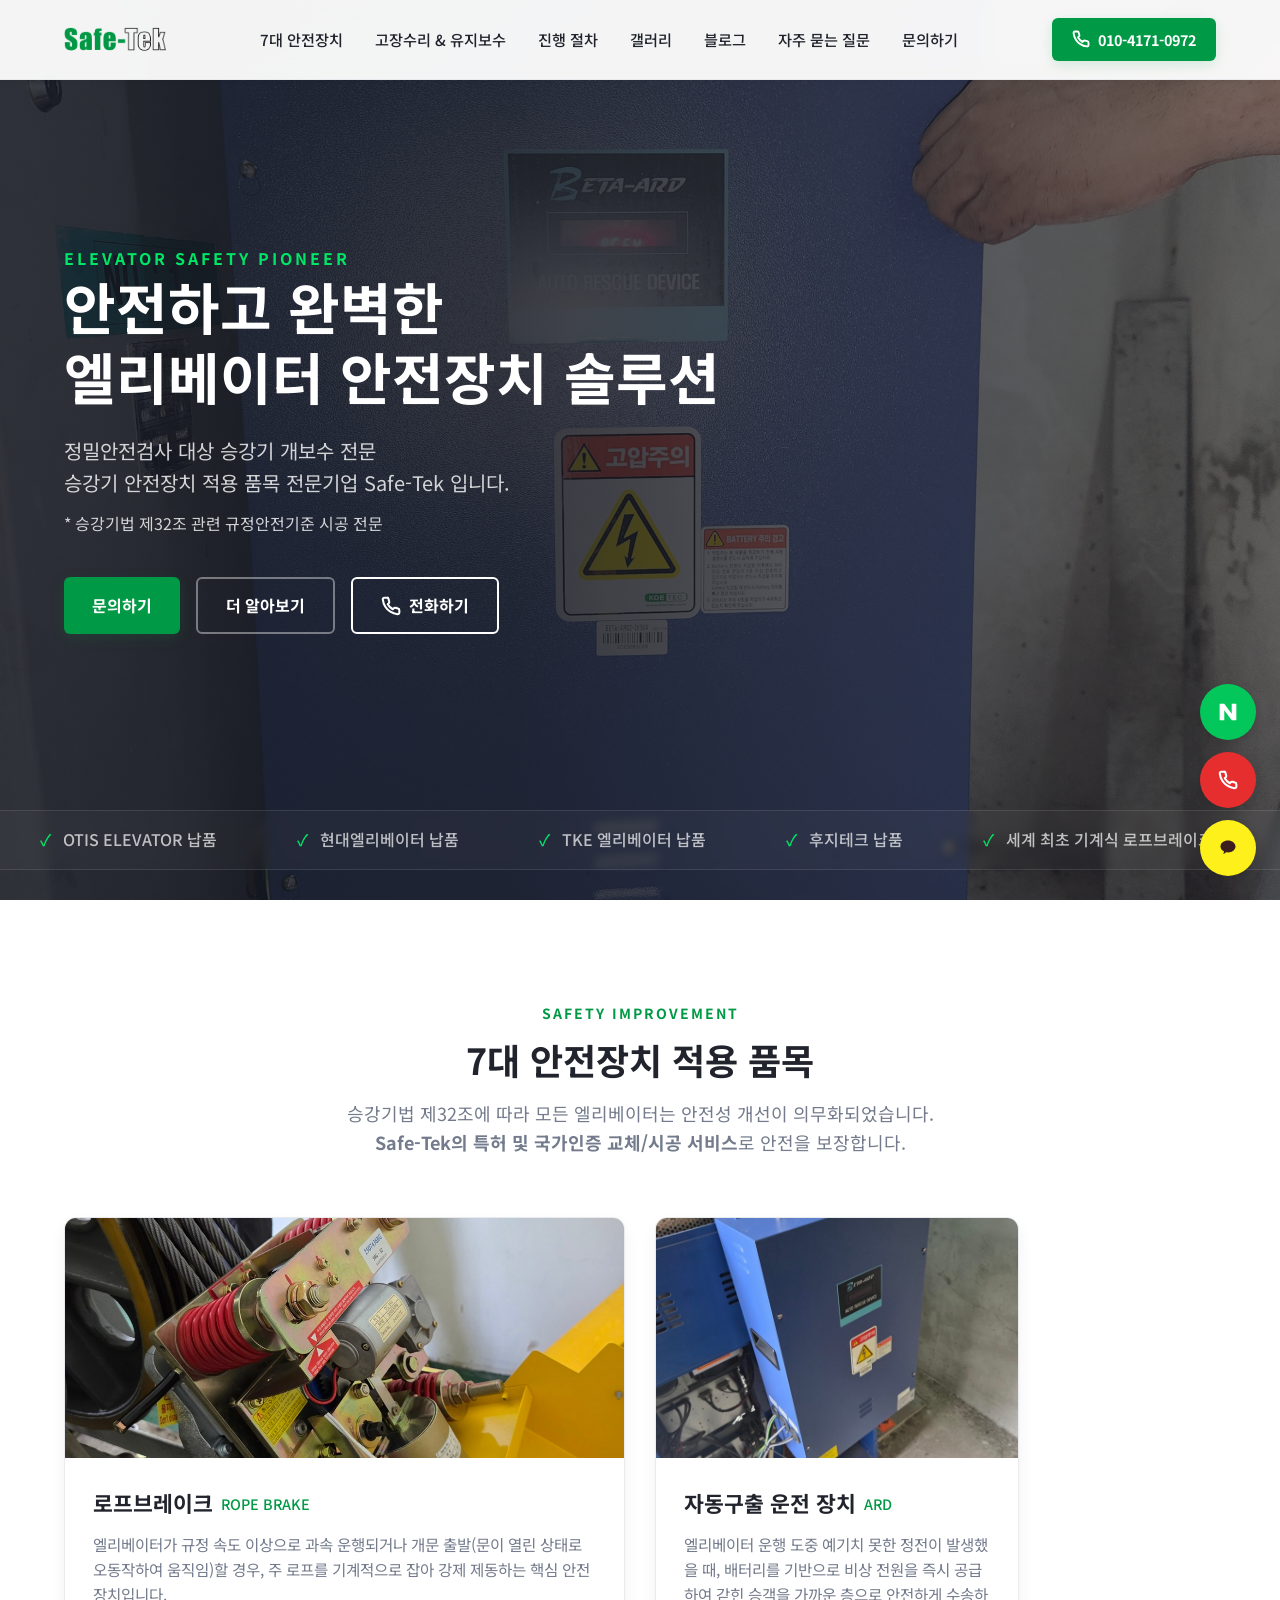
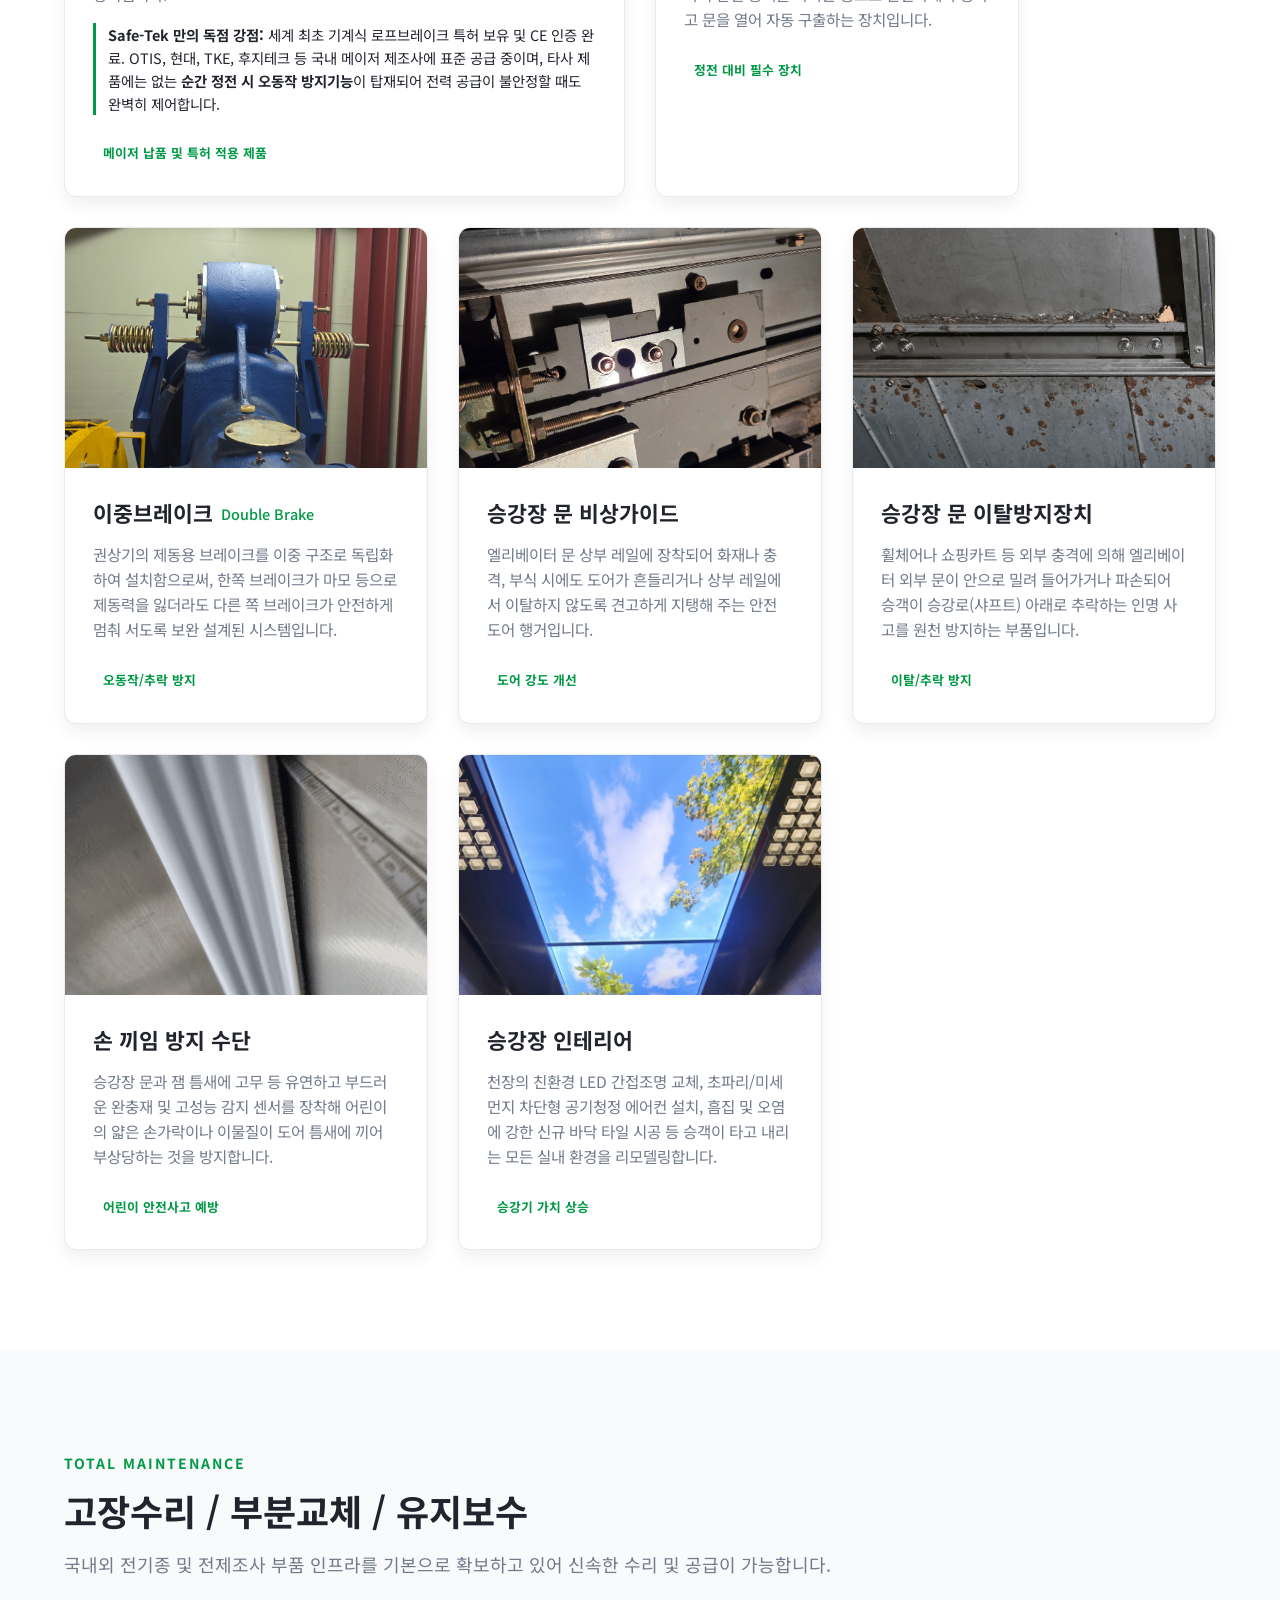
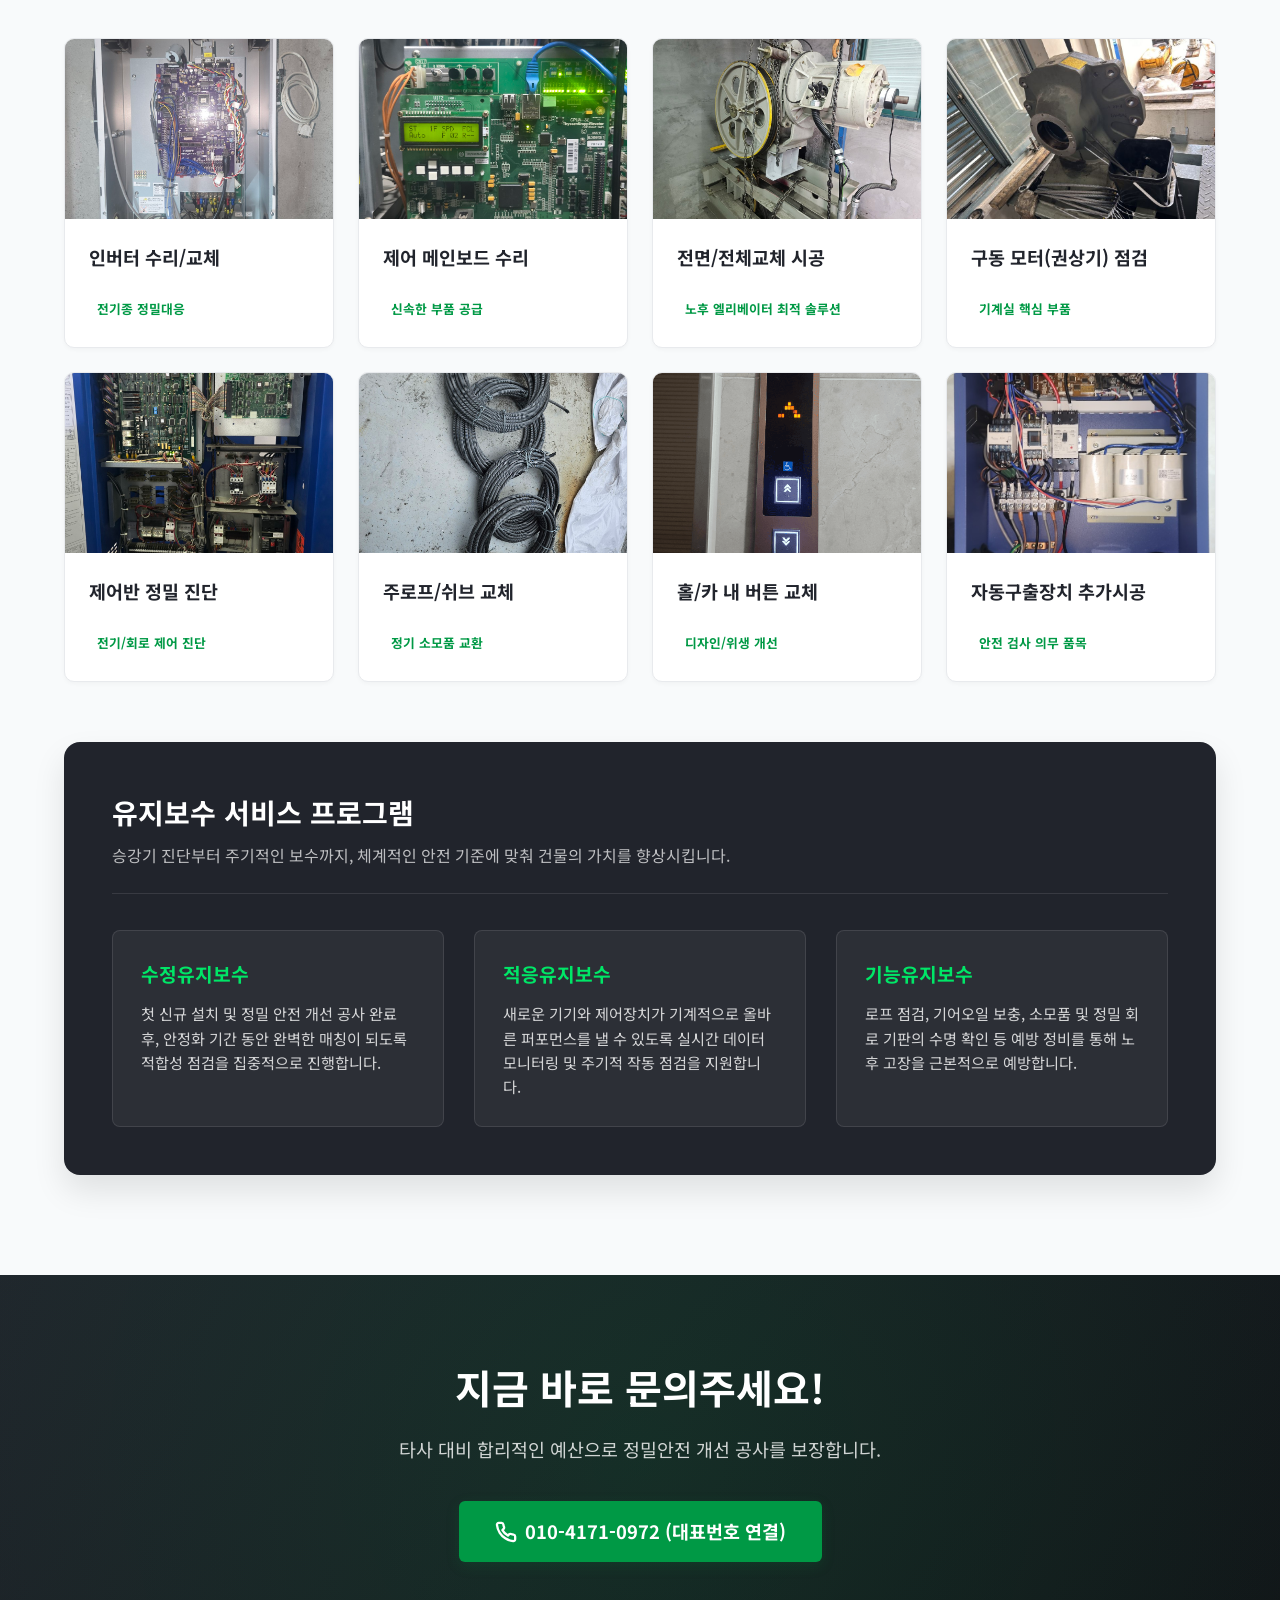
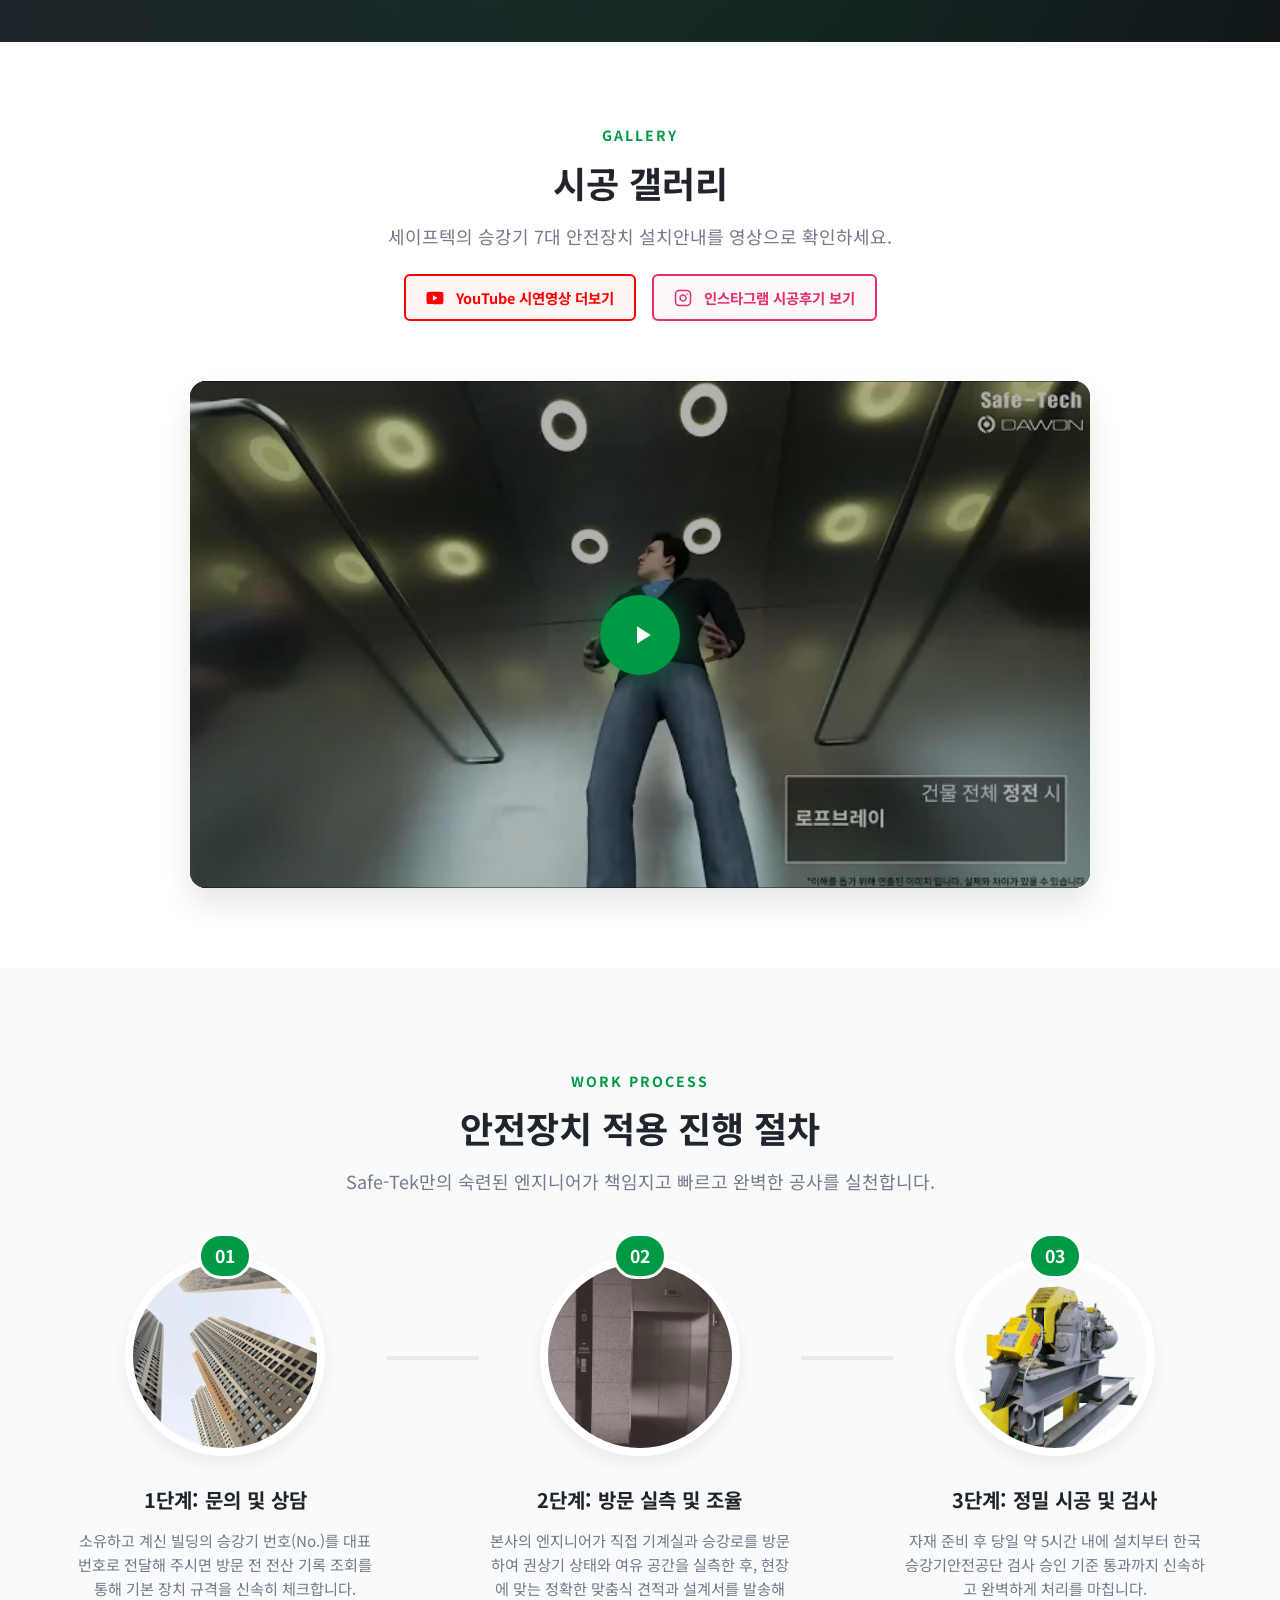
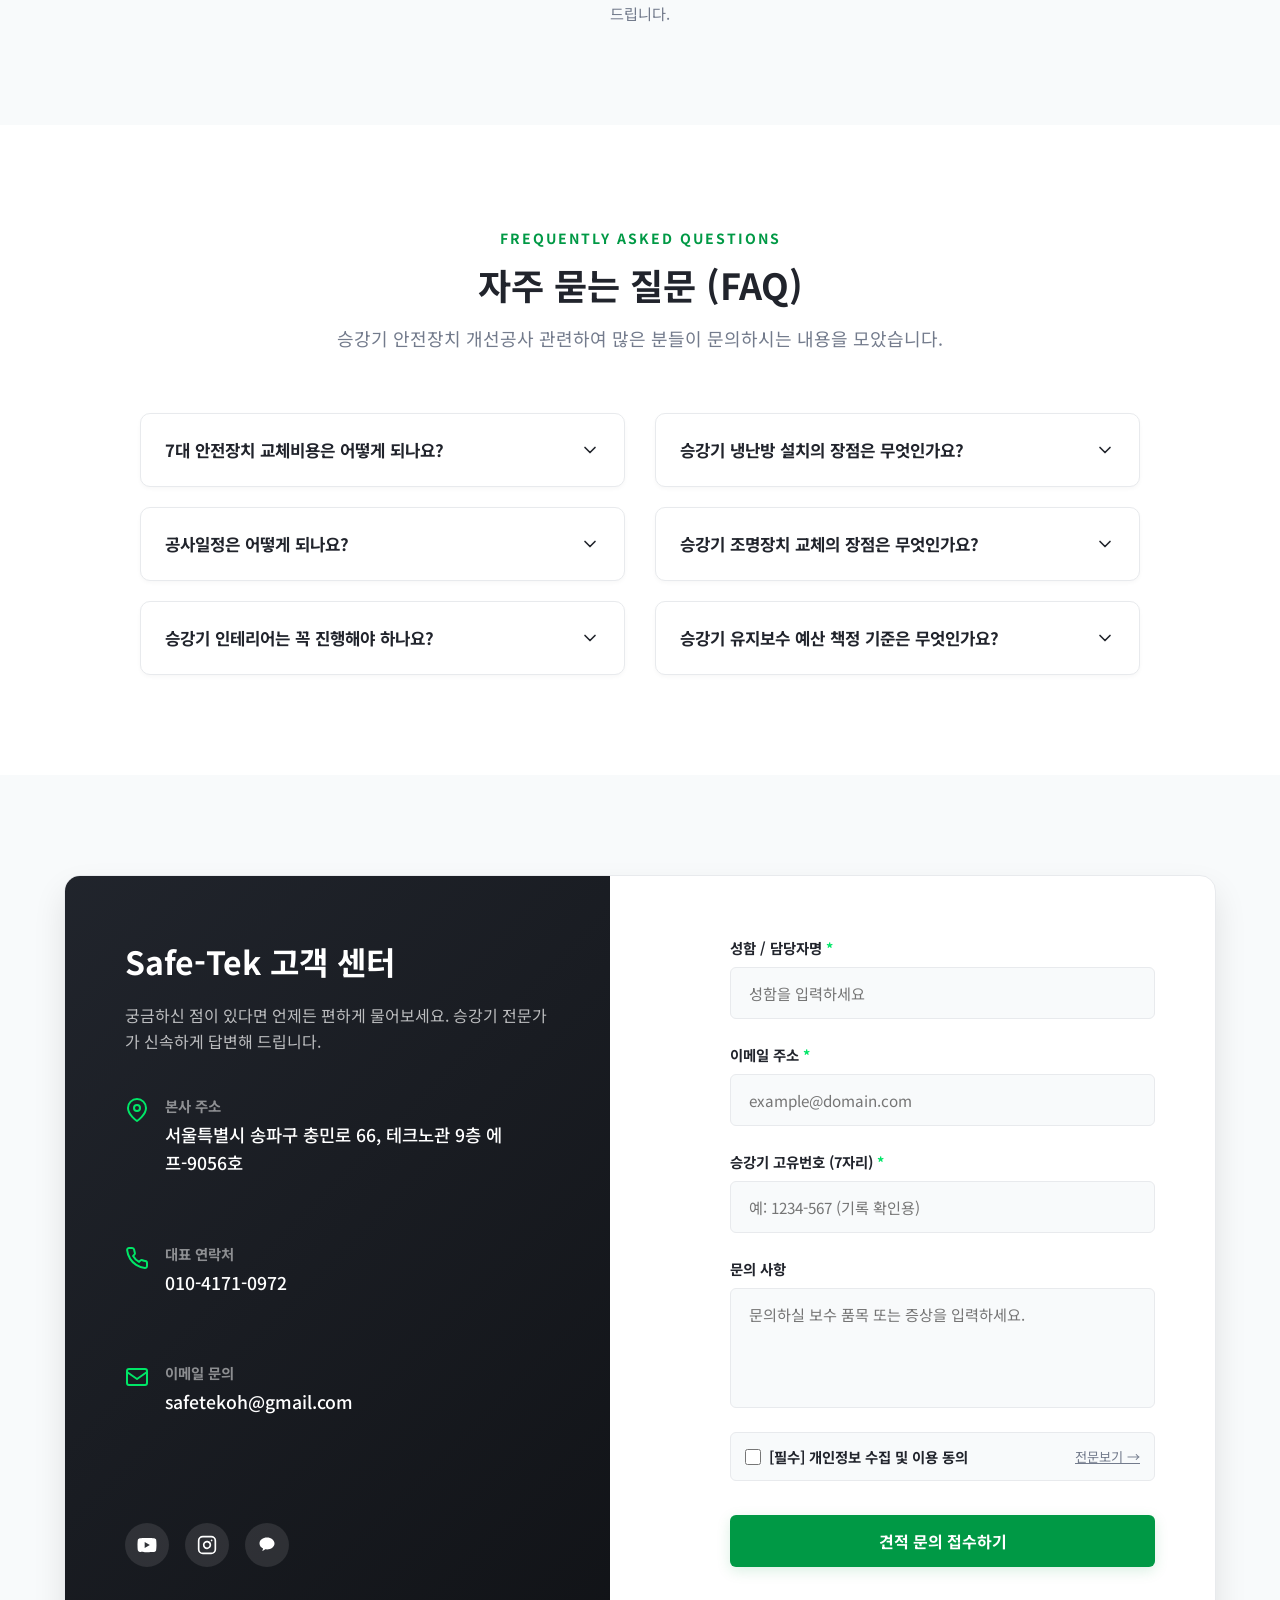
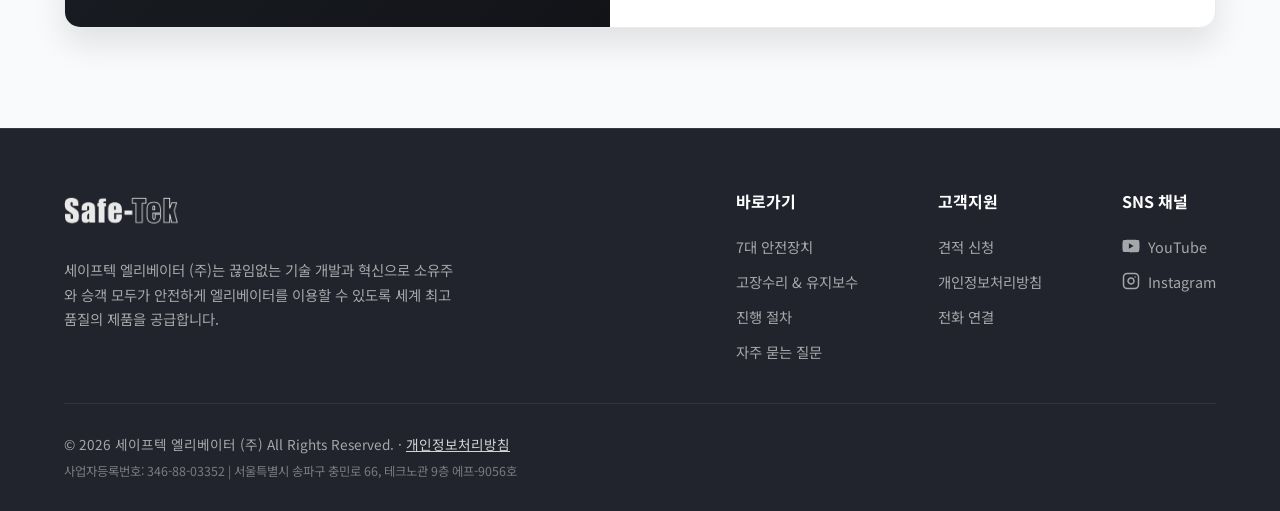
<file: index.html>
<!DOCTYPE html>
<html lang="ko">
<head>
    <meta charset="utf-8"/>
    <meta name="viewport" content="width=device-width, initial-scale=1.0"/>
    <title>세이프텍 엘리베이터 (주) - 승강기 안전공사 및 유지보수 솔루션</title>
    <meta name="description" content="정밀안전검사 대상 승강기 안전장치 적용 품목 전문기업 Safe-Tek 입니다. 7대 안전장치 교체 및 정밀 시공 서비스를 제공합니다."/>
    
    <!-- Canonical URL -->
    <link rel="canonical" href="https://www.safe-tek.co.kr/"/>
    
    <!-- Search Engine Verification -->
    <meta name="naver-site-verification" content="62f935605a2a3f4d006184af4befc26b"/>
    <meta name="google-site-verification" content="googled7ff1931cc7430e8"/>
    
    <!-- Open Graph / Facebook -->
    <meta property="og:type" content="website"/>
    <meta property="og:url" content="https://www.safe-tek.co.kr/"/>
    <meta property="og:title" content="세이프텍 엘리베이터 (주) - 안전장치 솔루션"/>
    <meta property="og:description" content="승강기 안전장치 적용 품목 전문기업 Safe-Tek 입니다. 합리적인 안전공사를 제공합니다."/>
    <meta property="og:image" content="images/hero_bg.jpg"/>
    
    <!-- Link Stylesheet -->
    <link rel="stylesheet" href="css/style.css"/>
    
    <!-- Favicon -->
    <link rel="icon" href="images/logo.png" type="image/png"/>
</head>
<body>

    <!-- Header Navigation -->
    <header id="header">
        <div class="container">
            <a href="#" class="logo">
                <img src="images/logo.png" alt="Safe-Tek Logo"/>
            </a>
            
            <!-- Desktop Nav Menu -->
            <nav class="nav-menu">
                <a href="#service-section" class="nav-link">7대 안전장치</a>
                <a href="#maintenance-section" class="nav-link">고장수리 & 유지보수</a>
                <a href="#process-section" class="nav-link">진행 절차</a>
                <a href="#gallery-section" class="nav-link">갤러리</a>
                <a href="https://blog.naver.com/safe-tek" class="nav-link" target="_blank" rel="noopener">블로그</a>
                <a href="#faq-section" class="nav-link">자주 묻는 질문</a>
                <a href="#contact-section" class="nav-link">문의하기</a>
            </nav>
            
            <div class="header-actions">
                <a href="tel:+821041710972" class="btn btn-primary" style="padding: 10px 20px; font-size: 0.9rem;">
                    <svg width="18" height="18" viewBox="0 0 24 24" fill="none" stroke="currentColor" stroke-width="2.5" stroke-linecap="round" stroke-linejoin="round"><path d="M22 16.92v3a2 2 0 0 1-2.18 2 19.79 19.79 0 0 1-8.63-3.07 19.5 19.5 0 0 1-6-6 19.79 19.79 0 0 1-3.07-8.67A2 2 0 0 1 4.11 2h3a2 2 0 0 1 2 1.72 12.84 12.84 0 0 0 .7 2.81 2 2 0 0 1-.45 2.11L8.09 9.91a16 16 0 0 0 6 6l1.27-1.27a2 2 0 0 1 2.11-.45 12.84 12.84 0 0 0 2.81.7A2 2 0 0 1 22 16.92z"></path></svg>
                    010-4171-0972
                </a>
            </div>
            
            <!-- Hamburger Menu Toggle (Mobile) -->
            <button class="nav-toggle" aria-label="Toggle Navigation">
                <span></span>
                <span></span>
                <span></span>
            </button>
        </div>
    </header>

    <!-- Mobile Nav Drawer -->
    <div class="mobile-nav-overlay"></div>
    <nav class="mobile-nav">
        <a href="#service-section" class="nav-link">7대 안전장치</a>
        <a href="#maintenance-section" class="nav-link">고장수리 & 유지보수</a>
        <a href="#process-section" class="nav-link">진행 절차</a>
        <a href="#gallery-section" class="nav-link">갤러리</a>
        <a href="https://blog.naver.com/safe-tek" class="nav-link" target="_blank" rel="noopener">블로그</a>
        <a href="#faq-section" class="nav-link">자주 묻는 질문</a>
        <a href="#contact-section" class="nav-link">문의하기</a>
        <a href="tel:+821041710972" class="btn btn-primary" style="margin-top: 20px; width: 100%;">
            전화 바로 걸기
        </a>
    </nav>

    <main>
        <!-- Hero Banner Section -->
        <section class="hero" id="home">
            <div class="hero-slider-bg">
                <div class="hero-slide" style="background-image: url('images/gallery_a_1.jpg');"></div>
                <div class="hero-slide" style="background-image: url('images/gallery_a_2.jpg');"></div>
                <div class="hero-slide" style="background-image: url('images/gallery_a_3.jpg');"></div>
                <div class="hero-slide" style="background-image: url('images/gallery_a_4.jpg');"></div>
                <div class="hero-slide" style="background-image: url('images/gallery_a_6.jpg');"></div>
                <div class="hero-slide" style="background-image: url('images/gallery_a_7.jpg');"></div>
                <div class="hero-slide" style="background-image: url('images/gallery_a_8.jpg');"></div>
            </div>
            
            <div class="container">
                <div class="hero-content">
                    <span class="hero-tag">Elevator Safety Pioneer</span>
                    <h1 class="hero-title">안전하고 완벽한<br>엘리베이터 안전장치 솔루션</h1>
                    <p class="hero-desc">
                        정밀안전검사 대상 승강기 개보수 전문<br>
                        승강기 안전장치 적용 품목 전문기업 Safe-Tek 입니다.
                        <span>* 승강기법 제32조 관련 규정안전기준 시공 전문</span>
                    </p>
                    <div class="hero-actions">
                        <a href="#contact-section" class="btn btn-primary">문의하기</a>
                        <a href="#faq-section" class="btn btn-outline-light">더 알아보기</a>
                        <a href="tel:+821041710972" class="btn btn-secondary" style="border-color: white; color: white;">
                            <svg width="20" height="20" viewBox="0 0 24 24" fill="none" stroke="currentColor" stroke-width="2.5" stroke-linecap="round" stroke-linejoin="round"><path d="M22 16.92v3a2 2 0 0 1-2.18 2 19.79 19.79 0 0 1-8.63-3.07 19.5 19.5 0 0 1-6-6 19.79 19.79 0 0 1-3.07-8.67A2 2 0 0 1 4.11 2h3a2 2 0 0 1 2 1.72 12.84 12.84 0 0 0 .7 2.81 2 2 0 0 1-.45 2.11L8.09 9.91a16 16 0 0 0 6 6l1.27-1.27a2 2 0 0 1 2.11-.45 12.84 12.84 0 0 0 2.81.7A2 2 0 0 1 22 16.92z"></path></svg>
                            전화하기
                        </a>
                    </div>
                </div>
            </div>
            
            <!-- Floating Client Marquee -->
            <div class="hero-marquee-container">
                <div class="hero-marquee-wrapper">
                    <!-- Set 1 -->
                    <div class="hero-marquee-item"><span style="color: var(--accent);">✓</span> OTIS ELEVATOR 납품</div>
                    <div class="hero-marquee-item"><span style="color: var(--accent);">✓</span> 현대엘리베이터 납품</div>
                    <div class="hero-marquee-item"><span style="color: var(--accent);">✓</span> TKE 엘리베이터 납품</div>
                    <div class="hero-marquee-item"><span style="color: var(--accent);">✓</span> 후지테크 납품</div>
                    <div class="hero-marquee-item"><span style="color: var(--accent);">✓</span> 세계 최초 기계식 로프브레이크</div>
                    <div class="hero-marquee-item"><span style="color: var(--accent);">✓</span> CE 해외 안전인증 획득</div>
                    <!-- Set 2 (Duplicate for infinite marquee effect) -->
                    <div class="hero-marquee-item"><span style="color: var(--accent);">✓</span> OTIS ELEVATOR 납품</div>
                    <div class="hero-marquee-item"><span style="color: var(--accent);">✓</span> 현대엘리베이터 납품</div>
                    <div class="hero-marquee-item"><span style="color: var(--accent);">✓</span> TKE 엘리베이터 납품</div>
                    <div class="hero-marquee-item"><span style="color: var(--accent);">✓</span> 후지테크 납품</div>
                    <div class="hero-marquee-item"><span style="color: var(--accent);">✓</span> 세계 최초 기계식 로프브레이크</div>
                    <div class="hero-marquee-item"><span style="color: var(--accent);">✓</span> CE 해외 안전인증 획득</div>
                </div>
            </div>
        </section>

        <!-- Section: 7대 안전장치 적용 품목 -->
        <section class="safety-devices" id="service-section">
            <div class="container">
                <div class="section-header">
                    <span class="section-tag">Safety Improvement</span>
                    <h2 class="section-title">7대 안전장치 적용 품목</h2>
                    <p class="section-desc">
                        승강기법 제32조에 따라 모든 엘리베이터는 안전성 개선이 의무화되었습니다.<br>
                        <strong>Safe-Tek의 특허 및 국가인증 교체/시공 서비스</strong>로 안전을 보장합니다.
                    </p>
                </div>
                
                <div class="device-grid">
                    <!-- Device 1: Rope Brake (Double-width for highlighting) -->
                    <div class="device-card large-card">
                        <div class="device-img-wrapper">
                            <img src="images/device_rope_brake.jpg" alt="로프브레이크" loading="lazy"/>
                        </div>
                        <div class="device-info">
                            <h3 class="device-title">
                                로프브레이크 <span class="device-title-sub">ROPE BRAKE</span>
                            </h3>
                            <p class="device-text">
                                엘리베이터가 규정 속도 이상으로 과속 운행되거나 개문 출발(문이 열린 상태로 오동작하여 움직임)할 경우, 주 로프를 기계적으로 잡아 강제 제동하는 핵심 안전장치입니다.
                            </p>
                            <p class="device-text" style="font-size: 0.9rem; border-left: 3px solid var(--primary); padding-left: 12px; color: var(--text-dark);">
                                <strong>Safe-Tek 만의 독점 강점:</strong> 세계 최초 기계식 로프브레이크 특허 보유 및 CE 인증 완료. OTIS, 현대, TKE, 후지테크 등 국내 메이저 제조사에 표준 공급 중이며, 타사 제품에는 없는 <strong>순간 정전 시 오동작 방지기능</strong>이 탑재되어 전력 공급이 불안정할 때도 완벽히 제어합니다.
                            </p>
                            <span class="device-badge">메이저 납품 및 특허 적용 제품</span>
                        </div>
                    </div>
                    
                    <!-- Device 2: ARD -->
                    <div class="device-card">
                        <div class="device-img-wrapper">
                            <img src="images/device_ard.jpg" alt="자동구출운전장치(ARD)" loading="lazy"/>
                        </div>
                        <div class="device-info">
                            <h3 class="device-title">자동구출 운전 장치 <span class="device-title-sub">ARD</span></h3>
                            <p class="device-text">
                                엘리베이터 운행 도중 예기치 못한 정전이 발생했을 때, 배터리를 기반으로 비상 전원을 즉시 공급하여 갇힌 승객을 가까운 층으로 안전하게 수송하고 문을 열어 자동 구출하는 장치입니다.
                            </p>
                            <span class="device-badge">정전 대비 필수 장치</span>
                        </div>
                    </div>
                    
                    <!-- Device 3: Double Brake -->
                    <div class="device-card">
                        <div class="device-img-wrapper">
                            <img src="images/device_double_brake.jpg" alt="이중 브레이크" loading="lazy"/>
                        </div>
                        <div class="device-info">
                            <h3 class="device-title">이중브레이크 <span class="device-title-sub">Double Brake</span></h3>
                            <p class="device-text">
                                권상기의 제동용 브레이크를 이중 구조로 독립화하여 설치함으로써, 한쪽 브레이크가 마모 등으로 제동력을 잃더라도 다른 쪽 브레이크가 안전하게 멈춰 서도록 보완 설계된 시스템입니다.
                            </p>
                            <span class="device-badge">오동작/추락 방지</span>
                        </div>
                    </div>
                    
                    <!-- Device 4: Door Hanger / Guide -->
                    <div class="device-card">
                        <div class="device-img-wrapper">
                            <img src="images/device_governor.jpg" alt="승강장 문 비상가이드" loading="lazy"/>
                        </div>
                        <div class="device-info">
                            <h3 class="device-title">승강장 문 비상가이드</h3>
                            <p class="device-text">
                                엘리베이터 문 상부 레일에 장착되어 화재나 충격, 부식 시에도 도어가 흔들리거나 상부 레일에서 이탈하지 않도록 견고하게 지탱해 주는 안전 도어 행거입니다.
                            </p>
                            <span class="device-badge">도어 강도 개선</span>
                        </div>
                    </div>
                    
                    <!-- Device 5: Door Safety Device -->
                    <div class="device-card">
                        <div class="device-img-wrapper">
                            <img src="images/device_safety_gear.jpg" alt="승강장 문 이탈방지장치" loading="lazy"/>
                        </div>
                        <div class="device-info">
                            <h3 class="device-title">승강장 문 이탈방지장치</h3>
                            <p class="device-text">
                                휠체어나 쇼핑카트 등 외부 충격에 의해 엘리베이터 외부 문이 안으로 밀려 들어가거나 파손되어 승객이 승강로(샤프트) 아래로 추락하는 인명 사고를 원천 방지하는 부품입니다.
                            </p>
                            <span class="device-badge">이탈/추락 방지</span>
                        </div>
                    </div>
                    
                    <!-- Device 6: Safety Pinch Prevention -->
                    <div class="device-card">
                        <div class="device-img-wrapper">
                            <img src="images/device_buffer.jpg" alt="손 끼임 방지 수단" loading="lazy"/>
                        </div>
                        <div class="device-info">
                            <h3 class="device-title">손 끼임 방지 수단</h3>
                            <p class="device-text">
                                승강장 문과 잼 틈새에 고무 등 유연하고 부드러운 완충재 및 고성능 감지 센서를 장착해 어린이의 얇은 손가락이나 이물질이 도어 틈새에 끼어 부상당하는 것을 방지합니다.
                            </p>
                            <span class="device-badge">어린이 안전사고 예방</span>
                        </div>
                    </div>
                    
                    <!-- Device 7: Interior Styling -->
                    <div class="device-card">
                        <div class="device-img-wrapper">
                            <img src="images/device_interior.jpg" alt="승강기 인테리어" loading="lazy"/>
                        </div>
                        <div class="device-info">
                            <h3 class="device-title">승강장 인테리어</h3>
                            <p class="device-text">
                                천장의 친환경 LED 간접조명 교체, 초파리/미세먼지 차단형 공기청정 에어컨 설치, 흠집 및 오염에 강한 신규 바닥 타일 시공 등 승객이 타고 내리는 모든 실내 환경을 리모델링합니다.
                            </p>
                            <span class="device-badge">승강기 가치 상승</span>
                        </div>
                    </div>
                </div>
            </div>
        </section>

        <!-- Section: 고장수리 / 부분교체 / 유지보수 -->
        <section class="services-maintenance" id="maintenance-section">
            <div class="container">
                <div class="services-intro-layout">
                    <div class="section-header">
                        <span class="section-tag">Total Maintenance</span>
                        <h2 class="section-title">고장수리 / 부분교체 / 유지보수</h2>
                        <p class="section-desc">
                            국내외 전기종 및 전제조사 부품 인프라를 기본으로 확보하고 있어 신속한 수리 및 공급이 가능합니다.
                        </p>
                    </div>
                </div>
                
                <!-- Services Grid (8 Cards) -->
                <div class="services-grid">
                    <!-- Service 1: Inverter -->
                    <div class="service-card">
                        <div class="service-img">
                            <img src="images/service_inverter.jpg" alt="인버터 수리" loading="lazy"/>
                        </div>
                        <div class="service-body">
                            <h3 class="service-title">인버터 수리/교체</h3>
                            <span class="service-tag">전기종 정밀대응</span>
                        </div>
                    </div>
                    
                    <!-- Service 2: Mainboard -->
                    <div class="service-card">
                        <div class="service-img">
                            <img src="images/service_mainboard.jpg" alt="메인보드 수리" loading="lazy"/>
                        </div>
                        <div class="service-body">
                            <h3 class="service-title">제어 메인보드 수리</h3>
                            <span class="service-tag">신속한 부품 공급</span>
                        </div>
                    </div>
                    
                    <!-- Service 3: Full Replacement Reference (labeled service_full) -->
                    <div class="service-card">
                        <div class="service-img">
                            <img src="images/service_full.jpg" alt="전체 교체 공사" loading="lazy"/>
                        </div>
                        <div class="service-body">
                            <h3 class="service-title">전면/전체교체 시공</h3>
                            <span class="service-tag">노후 엘리베이터 최적 솔루션</span>
                        </div>
                    </div>
                    
                    <!-- Service 4: Motor -->
                    <div class="service-card">
                        <div class="service-img">
                            <img src="images/service_motor.jpg" alt="구동 모터" loading="lazy"/>
                        </div>
                        <div class="service-body">
                            <h3 class="service-title">구동 모터(권상기) 점검</h3>
                            <span class="service-tag">기계실 핵심 부품</span>
                        </div>
                    </div>
                    
                    <!-- Service 5: Control Panel -->
                    <div class="service-card">
                        <div class="service-img">
                            <img src="images/service_control.jpg" alt="제어반" loading="lazy"/>
                        </div>
                        <div class="service-body">
                            <h3 class="service-title">제어반 정밀 진단</h3>
                            <span class="service-tag">전기/회로 제어 진단</span>
                        </div>
                    </div>
                    
                    <!-- Service 6: Rope -->
                    <div class="service-card">
                        <div class="service-img">
                            <img src="images/service_rope.jpg" alt="로프 교체" loading="lazy"/>
                        </div>
                        <div class="service-body">
                            <h3 class="service-title">주로프/쉬브 교체</h3>
                            <span class="service-tag">정기 소모품 교환</span>
                        </div>
                    </div>
                    
                    <!-- Service 7: Buttons -->
                    <div class="service-card">
                        <div class="service-img">
                            <img src="images/service_buttons.jpg" alt="버튼 교체" loading="lazy"/>
                        </div>
                        <div class="service-body">
                            <h3 class="service-title">홀/카 내 버튼 교체</h3>
                            <span class="service-tag">디자인/위생 개선</span>
                        </div>
                    </div>
                    
                    <!-- Service 8: ARD sub -->
                    <div class="service-card">
                        <div class="service-img">
                            <img src="images/service_ard_sub.jpg" alt="ARD 장치" loading="lazy"/>
                        </div>
                        <div class="service-body">
                            <h3 class="service-title">자동구출장치 추가시공</h3>
                            <span class="service-tag">안전 검사 의무 품목</span>
                        </div>
                    </div>
                </div>
                
                <!-- Maintenance Items Container -->
                <div class="maintenance-container">
                    <div class="maintenance-header">
                        <h3>유지보수 서비스 프로그램</h3>
                        <p>승강기 진단부터 주기적인 보수까지, 체계적인 안전 기준에 맞춰 건물의 가치를 향상시킵니다.</p>
                    </div>
                    <div class="maintenance-list">
                        <!-- Maintenance Item 1 -->
                        <div class="maintenance-item">
                            <h4 class="maintenance-item-title">수정유지보수</h4>
                            <p class="maintenance-item-desc">첫 신규 설치 및 정밀 안전 개선 공사 완료 후, 안정화 기간 동안 완벽한 매칭이 되도록 적합성 점검을 집중적으로 진행합니다.</p>
                        </div>
                        <!-- Maintenance Item 2 -->
                        <div class="maintenance-item">
                            <h4 class="maintenance-item-title">적응유지보수</h4>
                            <p class="maintenance-item-desc">새로운 기기와 제어장치가 기계적으로 올바른 퍼포먼스를 낼 수 있도록 실시간 데이터 모니터링 및 주기적 작동 점검을 지원합니다.</p>
                        </div>
                        <!-- Maintenance Item 3 -->
                        <div class="maintenance-item">
                            <h4 class="maintenance-item-title">기능유지보수</h4>
                            <p class="maintenance-item-desc">로프 점검, 기어오일 보충, 소모품 및 정밀 회로 기판의 수명 확인 등 예방 정비를 통해 노후 고장을 근본적으로 예방합니다.</p>
                        </div>
                    </div>
                </div>
            </div>
        </section>

        <!-- CTA Call Section -->
        <section class="cta-banner">
            <div class="container">
                <h2 class="cta-title">지금 바로 문의주세요!</h2>
                <p class="cta-desc">타사 대비 합리적인 예산으로 정밀안전 개선 공사를 보장합니다.</p>
                <a href="tel:+821041710972" class="btn btn-primary" style="font-size: 1.15rem; padding: 16px 36px; background-color: var(--primary);">
                    <svg width="22" height="22" viewBox="0 0 24 24" fill="none" stroke="currentColor" stroke-width="2.5" stroke-linecap="round" stroke-linejoin="round"><path d="M22 16.92v3a2 2 0 0 1-2.18 2 19.79 19.79 0 0 1-8.63-3.07 19.5 19.5 0 0 1-6-6 19.79 19.79 0 0 1-3.07-8.67A2 2 0 0 1 4.11 2h3a2 2 0 0 1 2 1.72 12.84 12.84 0 0 0 .7 2.81 2 2 0 0 1-.45 2.11L8.09 9.91a16 16 0 0 0 6 6l1.27-1.27a2 2 0 0 1 2.11-.45 12.84 12.84 0 0 0 2.81.7A2 2 0 0 1 22 16.92z"></path></svg>
                    010-4171-0972 (대표번호 연결)
                </a>
            </div>
        </section>

        <!-- Gallery / Video Section -->
        <section class="video-section" id="gallery-section">
            <div class="container">
                <div class="section-header">
                    <span class="section-tag">Gallery</span>
                    <h2 class="section-title">시공 갤러리</h2>
                    <p class="section-desc" style="margin-bottom: 24px;">세이프텍의 승강기 7대 안전장치 설치안내를 영상으로 확인하세요.</p>
                    
                    <!-- Gallery Section Social CTA Links -->
                    <div class="gallery-social-links" style="display: flex; justify-content: center; gap: 16px; flex-wrap: wrap;">
                        <a href="https://www.youtube.com/@safetekoh/shorts" class="btn btn-secondary" target="_blank" rel="noopener" style="border-color: #ff0000; color: #ff0000; background-color: rgba(255, 0, 0, 0.04); font-size: 0.9rem; padding: 10px 20px;">
                            <svg width="18" height="18" viewBox="0 0 24 24" fill="currentColor" style="margin-right: 4px;"><path d="M23.498 6.163a3.003 3.003 0 0 0-2.11-2.108C19.52 3.545 12 3.545 12 3.545s-7.52 0-9.388.51C1.94 4.162 1.378 4.724 1.122 5.392.61 7.26.61 12 .61 12s0 4.74.512 6.607c.256.668.818 1.23 1.49 1.487 1.868.51 9.388.51 9.388.51s7.52 0 9.388-.51c.668-.256 1.23-.818 1.488-1.487.51-1.867.51-6.607.51-6.607s0-4.74-.512-6.607zm-14.29 9.514V8.323l6.233 3.677-6.233 3.677z"/></svg>
                            YouTube 시연영상 더보기
                        </a>
                        <a href="https://www.instagram.com/ohhyeon5/" class="btn btn-secondary" target="_blank" rel="noopener" style="border-color: #e1306c; color: #e1306c; background-color: rgba(225, 48, 108, 0.04); font-size: 0.9rem; padding: 10px 20px;">
                            <svg width="18" height="18" viewBox="0 0 24 24" fill="none" stroke="currentColor" stroke-width="2" stroke-linecap="round" stroke-linejoin="round" style="margin-right: 4px;"><rect x="2" y="2" width="20" height="20" rx="5" ry="5"></rect><path d="M16 11.37A4 4 0 1 1 12.63 8 4 4 0 0 1 16 11.37z"></path><line x1="17.5" y1="6.5" x2="17.51" y2="6.5"></line></svg>
                            인스타그램 시공후기 보기
                        </a>
                    </div>
                </div>
                
                <div class="video-container">
                    <!-- YouTube Video Cover -->
                    <div class="video-thumbnail-wrapper">
                        <img src="images/video_thumbnail.webp" alt="비디오 썸네일" loading="lazy"/>
                        <button class="play-btn" aria-label="재생">
                            <svg viewBox="0 0 24 24"><path d="M8 5v14l11-7z"/></svg>
                        </button>
                    </div>
                    
                    <!-- Lazy loaded iframe -->
                    <iframe id="youtube-iframe" src="https://www.youtube.com/embed/zDswcgc2sR4?iv_load_policy=3&rel=0&modestbranding=1&playsinline=1&autoplay=0" allow="accelerometer; autoplay; clipboard-write; encrypted-media; gyroscope; picture-in-picture" allowfullscreen style="display:none;" title="Safe-Tek YouTube Video"></iframe>
                </div>
            </div>
        </section>

        <!-- Process Section -->
        <section class="process-section" id="process-section">
            <div class="container">
                <div class="section-header">
                    <span class="section-tag">Work Process</span>
                    <h2 class="section-title">안전장치 적용 진행 절차</h2>
                    <p class="section-desc">Safe-Tek만의 숙련된 엔지니어가 책임지고 빠르고 완벽한 공사를 실천합니다.</p>
                </div>
                
                <div class="process-timeline">
                    <!-- Step 1 -->
                    <div class="process-step">
                        <div class="process-img-box">
                            <img src="images/step1_contact.jpg" alt="1단계: 문의 접수" loading="lazy"/>
                        </div>
                        <span class="step-num">01</span>
                        <h4 class="process-title">1단계: 문의 및 상담</h4>
                        <p class="process-desc">
                            소유하고 계신 빌딩의 승강기 번호(No.)를 대표번호로 전달해 주시면 방문 전 전산 기록 조회를 통해 기본 장치 규격을 신속히 체크합니다.
                        </p>
                    </div>
                    
                    <!-- Step 2 -->
                    <div class="process-step">
                        <div class="process-img-box">
                            <img src="images/step2_estimate.jpg" alt="2단계: 방문 실측 및 견적" loading="lazy"/>
                        </div>
                        <span class="step-num">02</span>
                        <h4 class="process-title">2단계: 방문 실측 및 조율</h4>
                        <p class="process-desc">
                            본사의 엔지니어가 직접 기계실과 승강로를 방문하여 권상기 상태와 여유 공간을 실측한 후, 현장에 맞는 정확한 맞춤식 견적과 설계서를 발송해 드립니다.
                        </p>
                    </div>
                    
                    <!-- Step 3 -->
                    <div class="process-step">
                        <div class="process-img-box">
                            <img src="images/step3_work.png" alt="3단계: 작업 진행" loading="lazy"/>
                        </div>
                        <span class="step-num">03</span>
                        <h4 class="process-title">3단계: 정밀 시공 및 검사</h4>
                        <p class="process-desc">
                            자재 준비 후 당일 약 5시간 내에 설치부터 한국승강기안전공단 검사 승인 기준 통과까지 신속하고 완벽하게 처리를 마칩니다.
                        </p>
                    </div>
                </div>
            </div>
        </section>

        <!-- FAQ Section -->
        <section class="faq-section" id="faq-section">
            <div class="container">
                <div class="section-header">
                    <span class="section-tag">Frequently Asked Questions</span>
                    <h2 class="section-title">자주 묻는 질문 (FAQ)</h2>
                    <p class="section-desc">승강기 안전장치 개선공사 관련하여 많은 분들이 문의하시는 내용을 모았습니다.</p>
                </div>
                
                <div class="faq-grid">
                    <!-- Column 1 -->
                    <div class="faq-column">
                        <div class="faq-item">
                            <button class="faq-question-btn">
                                7대 안전장치 교체비용은 어떻게 되나요?
                                <svg class="faq-icon-arrow" viewBox="0 0 24 24" fill="none" stroke="currentColor" stroke-width="2" stroke-linecap="round" stroke-linejoin="round"><polyline points="6 9 12 15 18 9"></polyline></svg>
                            </button>
                            <div class="faq-answer">
                                <div class="faq-answer-content">
                                    Safe-Tek은 자체 특허 제조 공장을 통해 중간 마진을 최소화했습니다. 전면교체 또는 필요한 부분교체 모두 타사와 면밀히 비교해보셔도 <strong>약 45% 저렴한 비용</strong>과 합리적인 예산으로 정밀 시공을 완료하실 수 있습니다.
                                </div>
                            </div>
                        </div>
                        
                        <div class="faq-item">
                            <button class="faq-question-btn">
                                공사일정은 어떻게 되나요?
                                <svg class="faq-icon-arrow" viewBox="0 0 24 24" fill="none" stroke="currentColor" stroke-width="2" stroke-linecap="round" stroke-linejoin="round"><polyline points="6 9 12 15 18 9"></polyline></svg>
                            </button>
                            <div class="faq-answer">
                                <div class="faq-answer-content">
                                    승강기 차단 시간을 최소화하기 위해 야간이나 주말 등 건물의 유동인구가 적은 시간대를 유연하게 협의하여 시공할 수 있습니다. 메인 안전장치 부품 교체의 경우 <strong>평균 5시간 이내</strong>에 시공 및 정상 작동 테스트가 완료됩니다.
                                </div>
                            </div>
                        </div>
                        
                        <div class="faq-item">
                            <button class="faq-question-btn">
                                승강기 인테리어는 꼭 진행해야 하나요?
                                <svg class="faq-icon-arrow" viewBox="0 0 24 24" fill="none" stroke="currentColor" stroke-width="2" stroke-linecap="round" stroke-linejoin="round"><polyline points="6 9 12 15 18 9"></polyline></svg>
                            </button>
                            <div class="faq-answer">
                                <div class="faq-answer-content">
                                    인테리어가 법적인 의무 사항은 아닙니다. 그러나 안전장치 개선 공사를 위해 승강기를 정지할 때 천장 LED 조명 교체와 카 내 벽면 리모델링(스테인리스 덧씌움 등)을 병행하면 시공 단가를 대폭 절감하고, 호텔/숙박업소/교회/빌딩의 전체적인 세련미와 이미지를 고급스럽게 완성할 수 있습니다.
                                </div>
                            </div>
                        </div>
                    </div>
                    
                    <!-- Column 2 -->
                    <div class="faq-column">
                        <div class="faq-item">
                            <button class="faq-question-btn">
                                승강기 냉난방 설치의 장점은 무엇인가요?
                                <svg class="faq-icon-arrow" viewBox="0 0 24 24" fill="none" stroke="currentColor" stroke-width="2" stroke-linecap="round" stroke-linejoin="round"><polyline points="6 9 12 15 18 9"></polyline></svg>
                            </button>
                            <div class="faq-answer">
                                <div class="faq-answer-content">
                                    엘리베이터 카 내부 전용 에어컨/온풍기 시공은 승객이 체감하는 쾌적함을 극대화할 뿐만 아니라 카 탑 상부에 노출된 각종 정밀 전자 감지 부품들의 온도 제어를 도와 오작동률을 경감시키고 장치 수명을 증대시키는 부수적 효과가 큽니다.
                                </div>
                            </div>
                        </div>
                        
                        <div class="faq-item">
                            <button class="faq-question-btn">
                                승강기 조명장치 교체의 장점은 무엇인가요?
                                <svg class="faq-icon-arrow" viewBox="0 0 24 24" fill="none" stroke="currentColor" stroke-width="2" stroke-linecap="round" stroke-linejoin="round"><polyline points="6 9 12 15 18 9"></polyline></svg>
                            </button>
                            <div class="faq-answer">
                                <div class="faq-answer-content">
                                    기존 형광등 대신 긴 수명의 친환경 고휘도 LED 간접조명으로 변경함으로써 전기세를 최대 80% 이상 절감하는 것은 물론 침침하고 좁아 보이던 카 내 환경을 한층 더 밝고 넓어 보이게 조성해 고급스러운 빌딩 이미지를 구현합니다.
                                </div>
                            </div>
                        </div>
                        
                        <div class="faq-item">
                            <button class="faq-question-btn">
                                승강기 유지보수 예산 책정 기준은 무엇인가요?
                                <svg class="faq-icon-arrow" viewBox="0 0 24 24" fill="none" stroke="currentColor" stroke-width="2" stroke-linecap="round" stroke-linejoin="round"><polyline points="6 9 12 15 18 9"></polyline></svg>
                            </button>
                            <div class="faq-answer">
                                <div class="faq-answer-content">
                                    유지보수 예산은 주로 부품교체 비용을 계약범위에 포함하는 '종합 계약'과 단순 점검 및 소모품만 교체하고 고장 수리비는 별도 부과하는 '단순 계약'으로 나뉩니다. 건물의 노후도 및 연식, 층수에 따라 다르게 책정되므로 실측 시 상세 가이드를 제공해 드립니다.
                                </div>
                            </div>
                        </div>
                    </div>
                </div>
            </div>
        </section>

        <!-- Contact Section -->
        <section class="contact-section" id="contact-section">
            <div class="container">
                <div class="contact-layout">
                    <!-- Info Panel (Left) -->
                    <div class="contact-info-panel">
                        <div class="contact-info-top">
                            <h3>Safe-Tek 고객 센터</h3>
                            <p>궁금하신 점이 있다면 언제든 편하게 물어보세요. 승강기 전문가가 신속하게 답변해 드립니다.</p>
                            
                            <div class="contact-details">
                                <div class="contact-detail-item">
                                    <svg class="contact-detail-icon" viewBox="0 0 24 24" fill="none" stroke="currentColor" stroke-width="2" stroke-linecap="round" stroke-linejoin="round"><path d="M21 10c0 7-9 13-9 13s-9-6-9-13a9 9 0 0 1 18 0z"></path><circle cx="12" cy="10" r="3"></circle></svg>
                                    <div class="contact-detail-text">
                                        <h5>본사 주소</h5>
                                        <p>서울특별시 송파구 충민로 66, 테크노관 9층 에프-9056호</p>
                                    </div>
                                </div>
                                <div class="contact-detail-item">
                                    <svg class="contact-detail-icon" viewBox="0 0 24 24" fill="none" stroke="currentColor" stroke-width="2" stroke-linecap="round" stroke-linejoin="round"><path d="M22 16.92v3a2 2 0 0 1-2.18 2 19.79 19.79 0 0 1-8.63-3.07 19.5 19.5 0 0 1-6-6 19.79 19.79 0 0 1-3.07-8.67A2 2 0 0 1 4.11 2h3a2 2 0 0 1 2 1.72 12.84 12.84 0 0 0 .7 2.81 2 2 0 0 1-.45 2.11L8.09 9.91a16 16 0 0 0 6 6l1.27-1.27a2 2 0 0 1 2.11-.45 12.84 12.84 0 0 0 2.81.7A2 2 0 0 1 22 16.92z"></path></svg>
                                    <div class="contact-detail-text">
                                        <h5>대표 연락처</h5>
                                        <p>010-4171-0972</p>
                                    </div>
                                </div>
                                <div class="contact-detail-item">
                                    <svg class="contact-detail-icon" viewBox="0 0 24 24" fill="none" stroke="currentColor" stroke-width="2" stroke-linecap="round" stroke-linejoin="round"><rect x="2" y="4" width="20" height="16" rx="2"></rect><polyline points="22 7 12 14 2 7"></polyline></svg>
                                    <div class="contact-detail-text">
                                        <h5>이메일 문의</h5>
                                        <p><a href="mailto:safetekoh@gmail.com">safetekoh@gmail.com</a></p>
                                    </div>
                                </div>
                            </div>
                        </div>
                        
                        <div class="contact-socials">
                            <a href="https://www.youtube.com/@safetekoh/shorts" class="contact-social-btn" aria-label="YouTube" target="_blank" rel="noopener">
                                <svg width="20" height="20" viewBox="0 0 24 24" fill="currentColor"><path d="M23.498 6.163a3.003 3.003 0 0 0-2.11-2.108C19.52 3.545 12 3.545 12 3.545s-7.52 0-9.388.51C1.94 4.162 1.378 4.724 1.122 5.392.61 7.26.61 12 .61 12s0 4.74.512 6.607c.256.668.818 1.23 1.49 1.487 1.868.51 9.388.51 9.388.51s7.52 0 9.388-.51c.668-.256 1.23-.818 1.488-1.487.51-1.867.51-6.607.51-6.607s0-4.74-.512-6.607zm-14.29 9.514V8.323l6.233 3.677-6.233 3.677z"/></svg>
                            </a>
                            <a href="https://www.instagram.com/ohhyeon5/" class="contact-social-btn" aria-label="Instagram" target="_blank" rel="noopener">
                                <svg width="20" height="20" viewBox="0 0 24 24" fill="none" stroke="currentColor" stroke-width="2" stroke-linecap="round" stroke-linejoin="round"><rect x="2" y="2" width="20" height="20" rx="5" ry="5"></rect><path d="M16 11.37A4 4 0 1 1 12.63 8 4 4 0 0 1 16 11.37z"></path><line x1="17.5" y1="6.5" x2="17.51" y2="6.5"></line></svg>
                            </a>
                            <a href="https://open.kakao.com/o/stivCVBi" class="contact-social-btn" aria-label="Kakao Talk" target="_blank" rel="noopener">
                                <svg width="20" height="20" viewBox="0 0 24 24" fill="currentColor"><path d="M12 3c-4.97 0-9 3.185-9 7.115 0 2.557 1.707 4.8 4.27 6.054-.176.657-.635 2.376-.727 2.733-.112.433.156.427.327.311.135-.09 2.146-1.46 3.003-2.046.685.097 1.393.148 2.127.148 4.97 0 9-3.186 9-7.116C21 6.185 16.97 3 12 3z"/></svg>
                            </a>
                        </div>
                    </div>
                    
                    <!-- Form Panel (Right) -->
                    <div class="contact-form-panel">
                        <form class="contact-form" action="#">
                            <div class="form-group">
                                <label for="form-name">성함 / 담당자명 <span style="color: var(--accent);">*</span></label>
                                <input type="text" id="form-name" name="name" class="form-control" placeholder="성함을 입력하세요" required/>
                            </div>
                            <div class="form-group">
                                <label for="form-email">이메일 주소 <span style="color: var(--accent);">*</span></label>
                                <input type="email" id="form-email" name="email" class="form-control" placeholder="example@domain.com" required/>
                            </div>
                            <div class="form-group">
                                <label for="form-elevatorNo">승강기 고유번호 (7자리) <span style="color: var(--accent);">*</span></label>
                                <input type="text" id="form-elevatorNo" name="elevatorNo" class="form-control" placeholder="예: 1234-567 (기록 확인용)" required/>
                            </div>
                            <div class="form-group">
                                <label for="form-message">문의 사항</label>
                                <textarea id="form-message" name="message" class="form-control" placeholder="문의하실 보수 품목 또는 증상을 입력하세요."></textarea>
                            </div>
                            <div class="form-group privacy-agreement-group">
                                <label class="privacy-checkbox-label" for="form-privacy-agree">
                                    <input type="checkbox" id="form-privacy-agree" name="privacyAgree" required/>
                                    <span>[필수] 개인정보 수집 및 이용 동의</span>
                                </label>
                                <a href="privacy.html" target="_blank" rel="noopener" class="privacy-view-btn">전문보기 &rarr;</a>
                            </div>
                            <button type="submit" class="btn btn-primary" style="margin-top: 10px;">견적 문의 접수하기</button>
                        </form>
                    </div>
                </div>
            </div>
        </section>
    </main>

    <!-- Footer -->
    <footer>
        <div class="container">
            <div class="footer-top">
                <div class="footer-brand">
                    <img src="images/logo.png" alt="Safe-Tek Logo" class="footer-logo"/>
                    <p class="footer-desc">
                        세이프텍 엘리베이터 (주)는 끊임없는 기술 개발과 혁신으로 소유주와 승객 모두가 안전하게 엘리베이터를 이용할 수 있도록 세계 최고 품질의 제품을 공급합니다.
                    </p>
                </div>
                
                <div class="footer-links-grid">
                    <div class="footer-links-col">
                        <h5>바로가기</h5>
                        <ul>
                            <li><a href="#service-section">7대 안전장치</a></li>
                            <li><a href="#maintenance-section">고장수리 & 유지보수</a></li>
                            <li><a href="#process-section">진행 절차</a></li>
                            <li><a href="#faq-section">자주 묻는 질문</a></li>
                        </ul>
                    </div>
                    <div class="footer-links-col">
                        <h5>고객지원</h5>
                        <ul>
                            <li><a href="#contact-section">견적 신청</a></li>
                            <li><a href="privacy.html">개인정보처리방침</a></li>
                            <li><a href="tel:+821041710972">전화 연결</a></li>
                        </ul>
                    </div>
                    <div class="footer-links-col">
                        <h5>SNS 채널</h5>
                        <ul>
                            <li>
                                <a href="https://www.youtube.com/@safetekoh/shorts" target="_blank" rel="noopener" style="display: flex; align-items: center; gap: 8px;">
                                    <svg width="18" height="18" viewBox="0 0 24 24" fill="currentColor"><path d="M23.498 6.163a3.003 3.003 0 0 0-2.11-2.108C19.52 3.545 12 3.545 12 3.545s-7.52 0-9.388.51C1.94 4.162 1.378 4.724 1.122 5.392.61 7.26.61 12 .61 12s0 4.74.512 6.607c.256.668.818 1.23 1.49 1.487 1.868.51 9.388.51 9.388.51s7.52 0 9.388-.51c.668-.256 1.23-.818 1.488-1.487.51-1.867.51-6.607.51-6.607s0-4.74-.512-6.607zm-14.29 9.514V8.323l6.233 3.677-6.233 3.677z"/></svg>
                                    YouTube
                                </a>
                            </li>
                            <li>
                                <a href="https://www.instagram.com/ohhyeon5/" target="_blank" rel="noopener" style="display: flex; align-items: center; gap: 8px;">
                                    <svg width="18" height="18" viewBox="0 0 24 24" fill="none" stroke="currentColor" stroke-width="2" stroke-linecap="round" stroke-linejoin="round"><rect x="2" y="2" width="20" height="20" rx="5" ry="5"></rect><path d="M16 11.37A4 4 0 1 1 12.63 8 4 4 0 0 1 16 11.37z"></path><line x1="17.5" y1="6.5" x2="17.51" y2="6.5"></line></svg>
                                    Instagram
                                </a>
                            </li>
                        </ul>
                    </div>
                </div>
            </div>
            
            <div class="footer-bottom">
                <p class="copyright">
                    © 2026 세이프텍 엘리베이터 (주) All Rights Reserved. &middot; <a href="privacy.html" style="color: rgba(255, 255, 255, 0.8); text-decoration: underline;">개인정보처리방침</a>
                    <br>
                    <span style="font-size: 0.775rem; color: rgba(255, 255, 255, 0.4); display: inline-block; margin-top: 6px;">
                        사업자등록번호: 346-88-03352 | 서울특별시 송파구 충민로 66, 테크노관 9층 에프-9056호
                    </span>
                </p>
            </div>
        </div>
    </footer>

    <!-- Floating Quick Menu (SNS & Call) -->
    <div class="floating-quick-menu">
        <!-- Naver Blog -->
        <a href="https://blog.naver.com/safe-tek" class="floating-btn naver-blog" target="_blank" rel="noopener" aria-label="Naver Blog">
            <svg width="20" height="20" viewBox="0 0 24 24" fill="currentColor"><path d="M16.47 2H22v20h-5.53L7.53 10v12H2V2h5.53l8.94 12V2z"/></svg>
        </a>
        <!-- Phone Call -->
        <a href="tel:+821041710972" class="floating-btn phone-call" aria-label="Phone Call">
            <svg width="20" height="20" viewBox="0 0 24 24" fill="none" stroke="currentColor" stroke-width="2.5" stroke-linecap="round" stroke-linejoin="round"><path d="M22 16.92v3a2 2 0 0 1-2.18 2 19.79 19.79 0 0 1-8.63-3.07 19.5 19.5 0 0 1-6-6 19.79 19.79 0 0 1-3.07-8.67A2 2 0 0 1 4.11 2h3a2 2 0 0 1 2 1.72 12.84 12.84 0 0 0 .7 2.81 2 2 0 0 1-.45 2.11L8.09 9.91a16 16 0 0 0 6 6l1.27-1.27a2 2 0 0 1 2.11-.45 12.84 12.84 0 0 0 2.81.7A2 2 0 0 1 22 16.92z"></path></svg>
        </a>
        <!-- Kakao Talk -->
        <a href="https://open.kakao.com/o/stivCVBi" class="floating-btn kakao-talk" target="_blank" rel="noopener" aria-label="Kakao Talk">
            <svg width="20" height="20" viewBox="0 0 24 24" fill="currentColor"><path d="M12 3c-4.97 0-9 3.185-9 7.115 0 2.557 1.707 4.8 4.27 6.054-.176.657-.635 2.376-.727 2.733-.112.433.156.427.327.311.135-.09 2.146-1.46 3.003-2.046.685.097 1.393.148 2.127.148 4.97 0 9-3.186 9-7.116C21 6.185 16.97 3 12 3z"/></svg>
        </a>
    </div>

    <!-- Link Script -->
    <script src="js/script.js"></script>
</body>
</html>
</file>
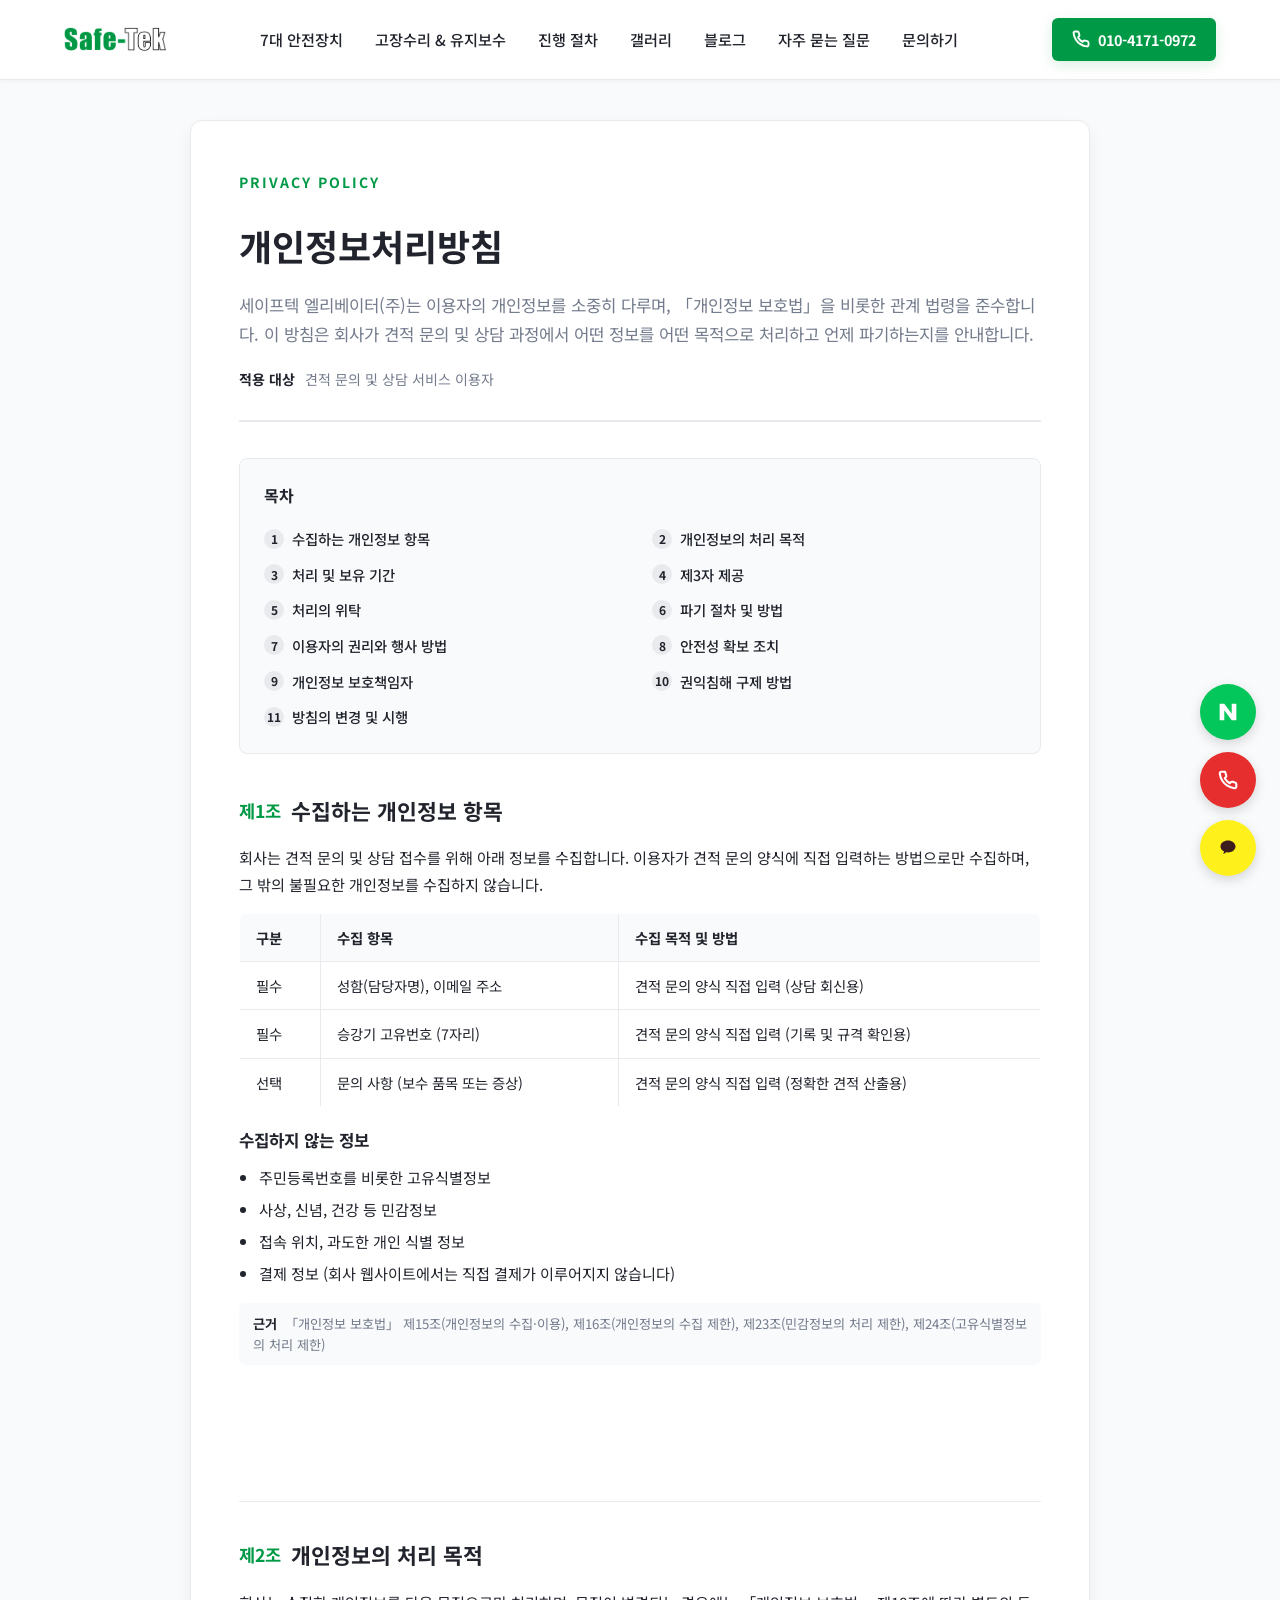
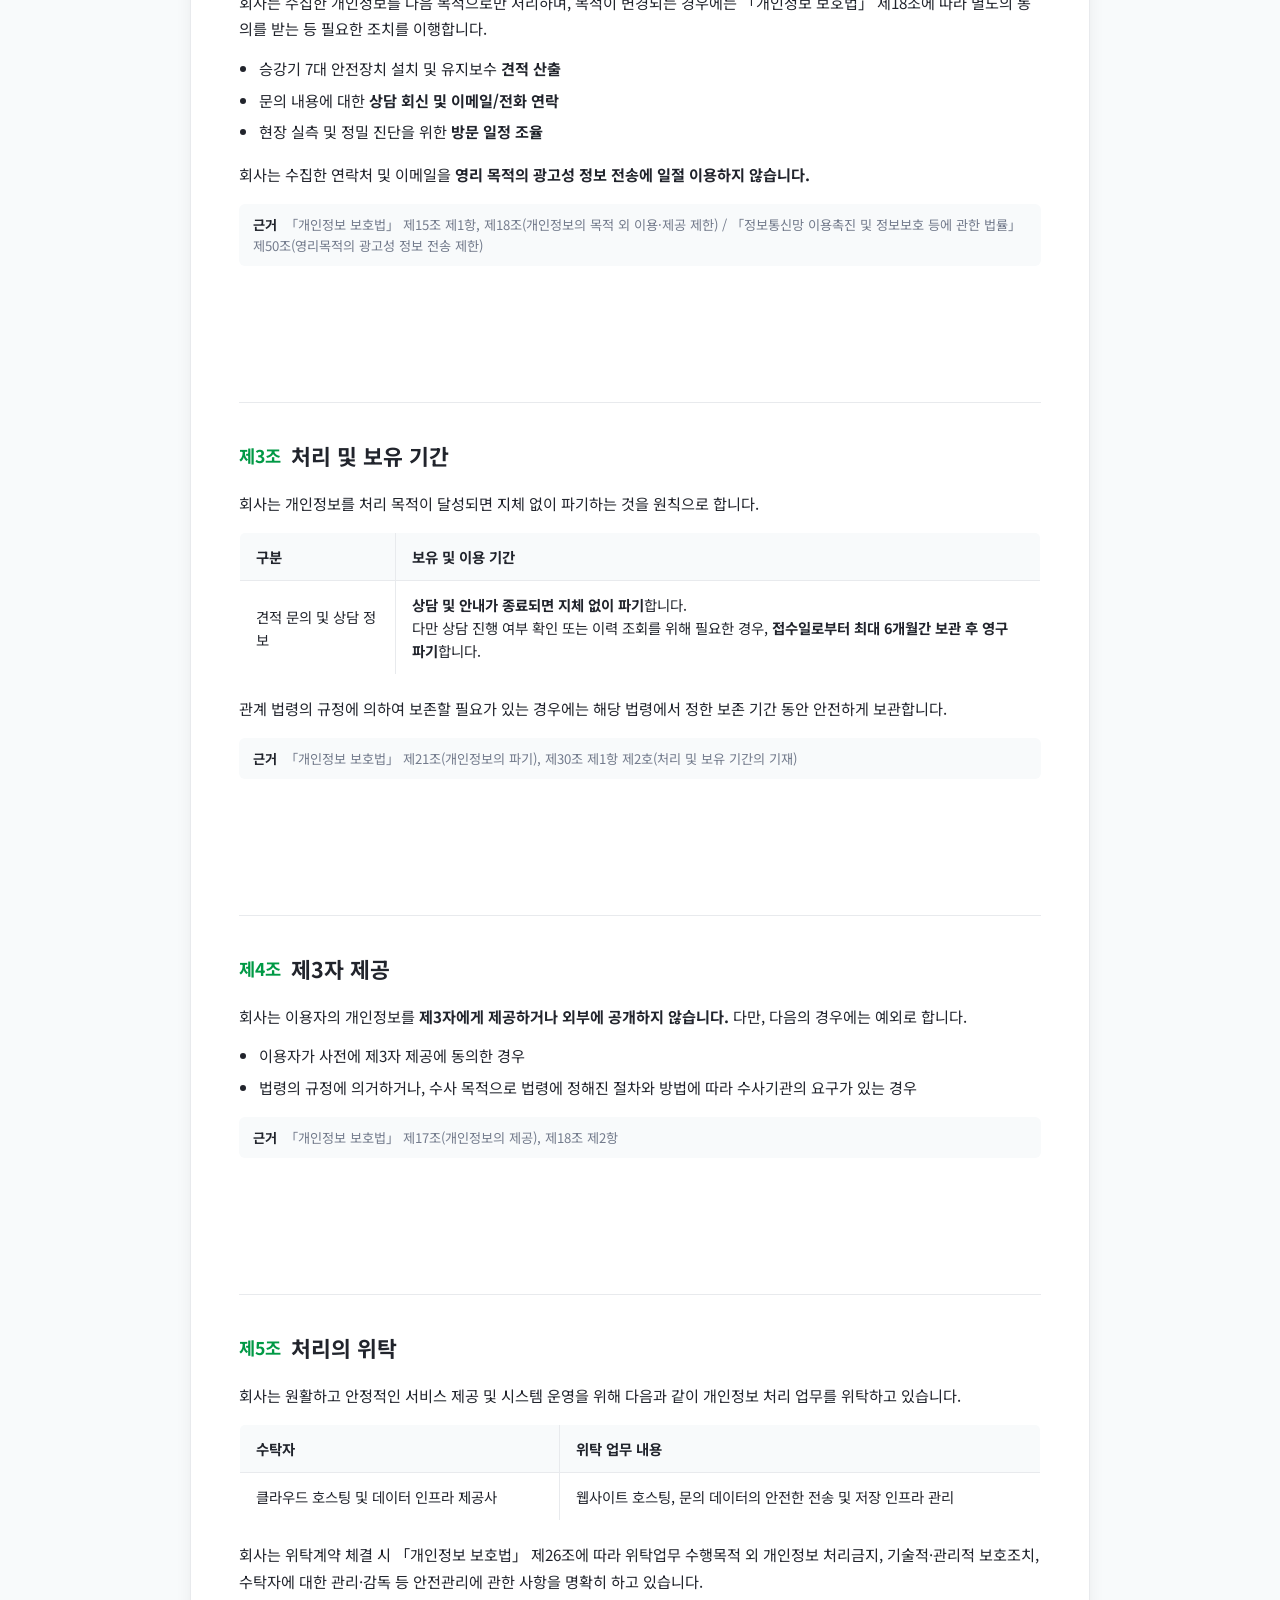
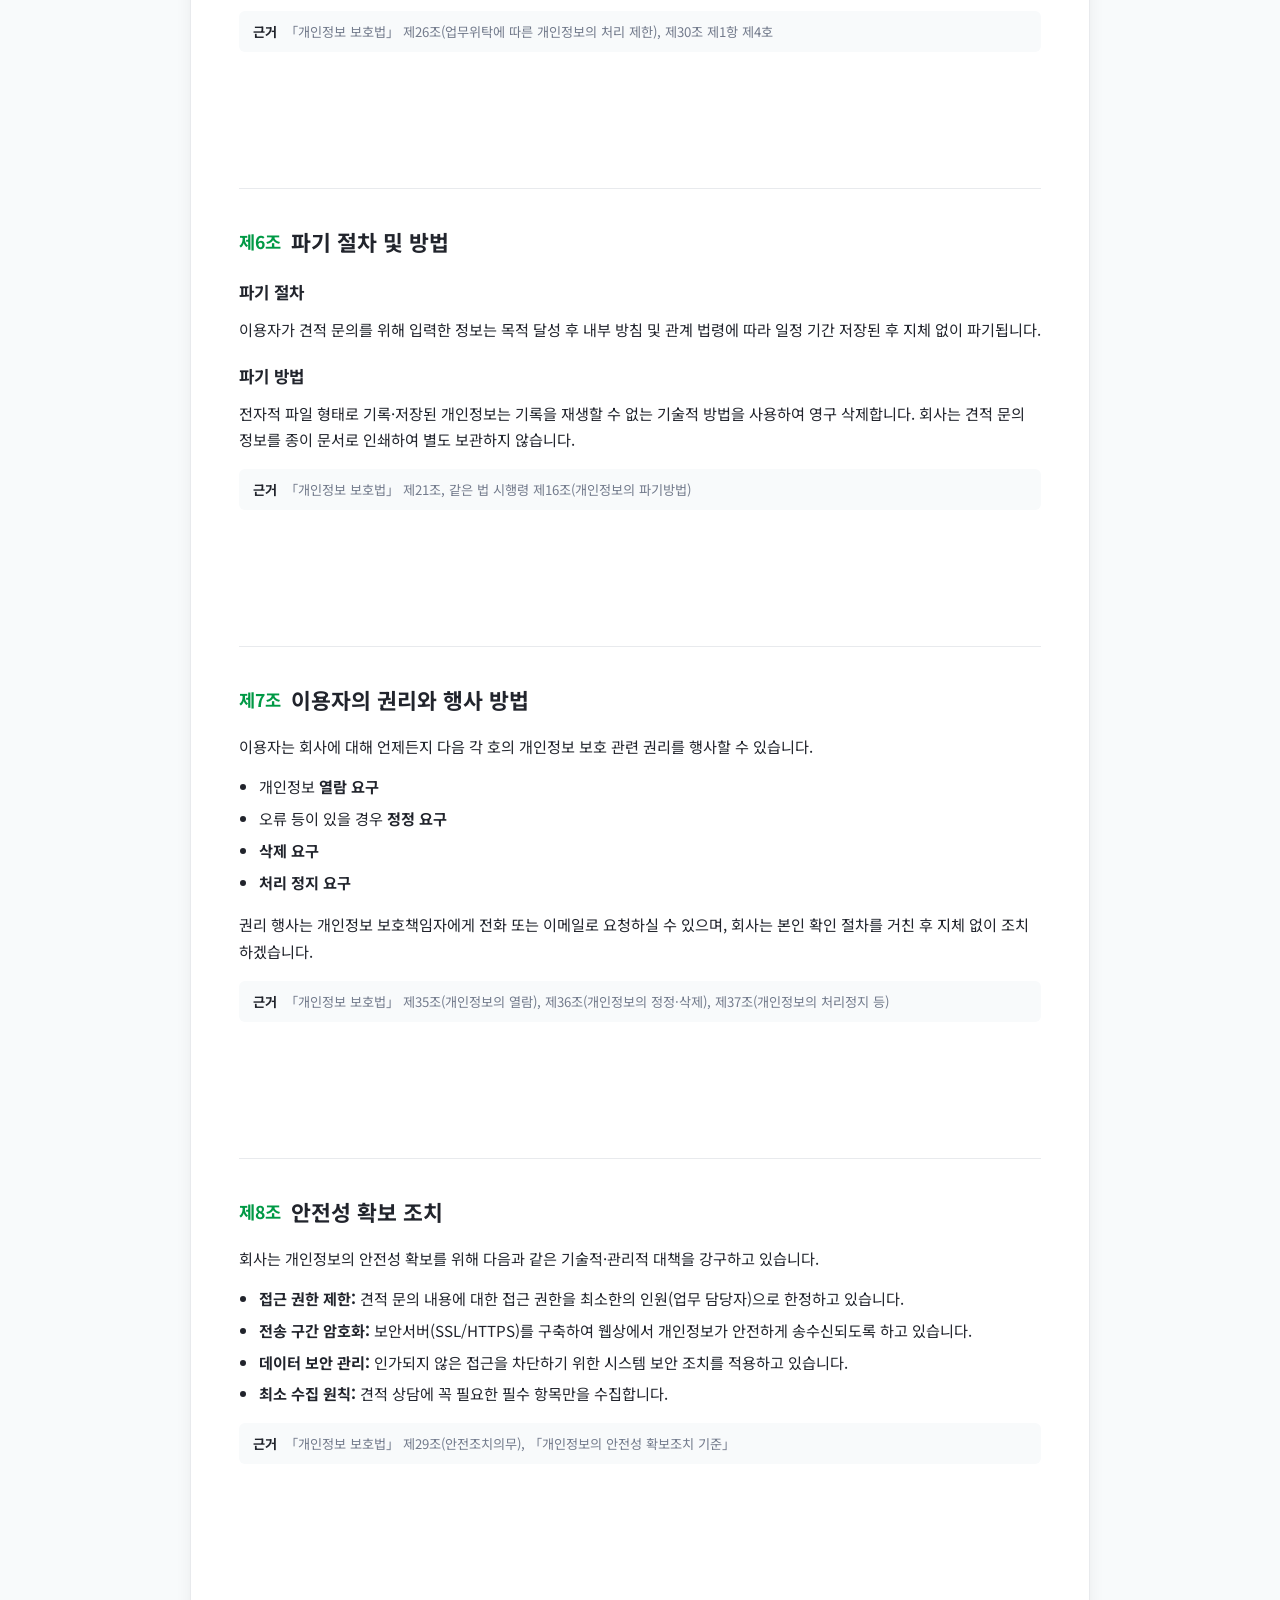
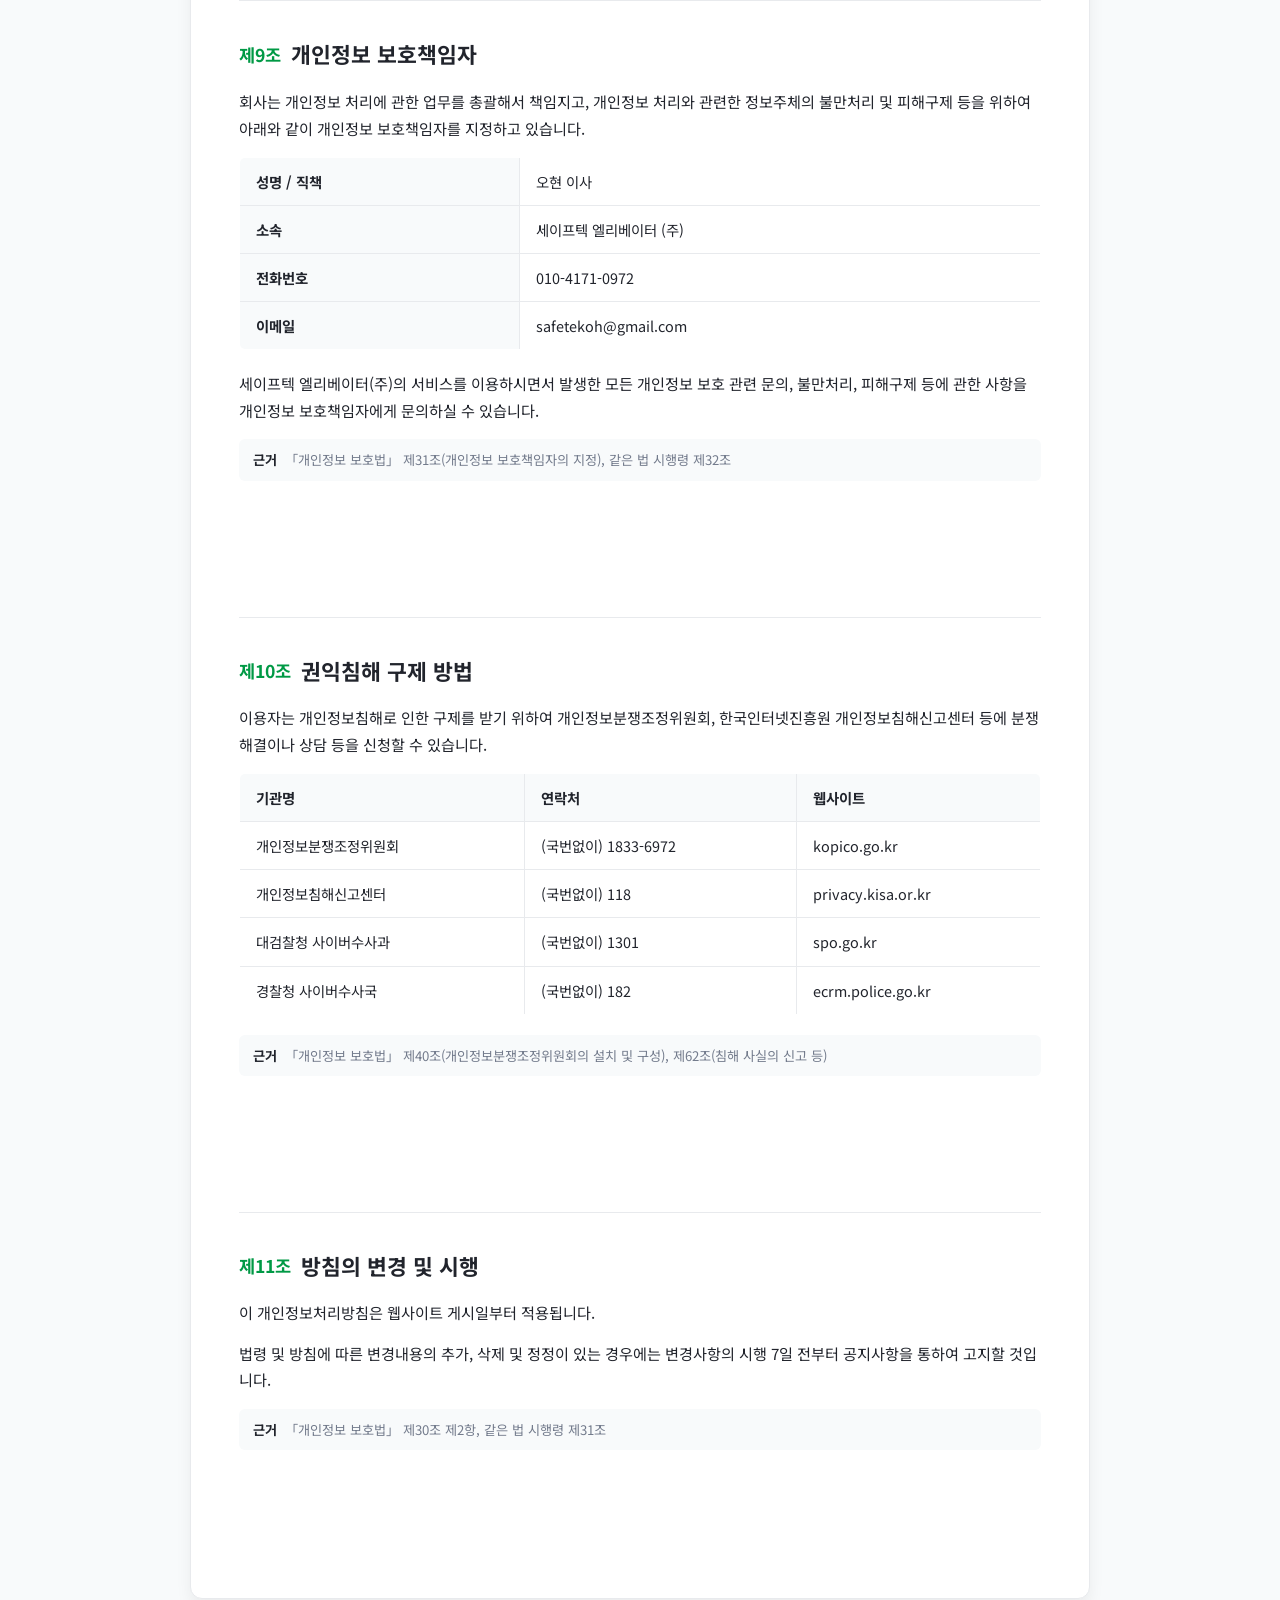
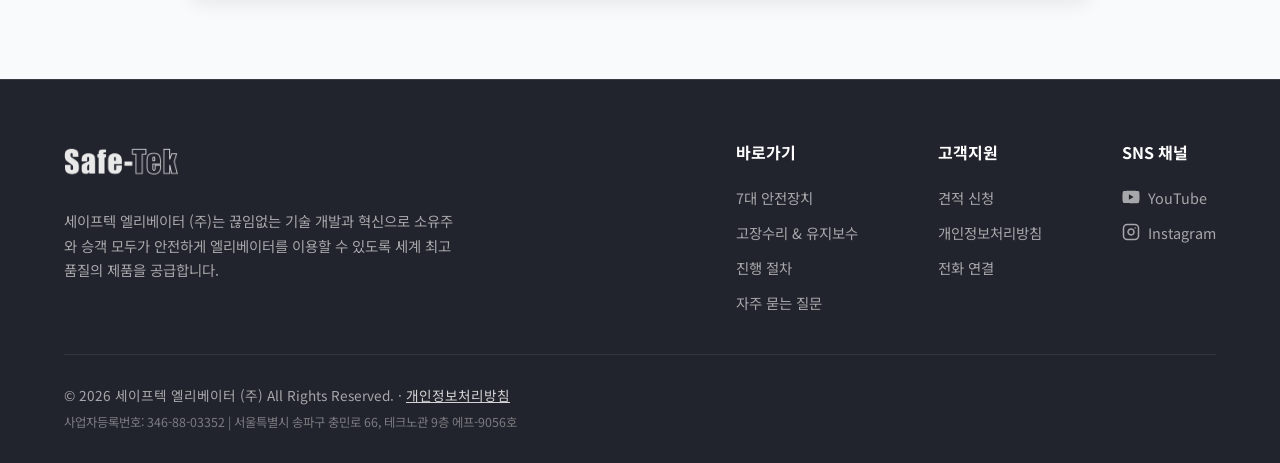
<file: privacy.html>
<!DOCTYPE html>
<html lang="ko">
<head>
    <meta charset="utf-8"/>
    <meta name="viewport" content="width=device-width, initial-scale=1.0"/>
    <title>개인정보처리방침 - 세이프텍 엘리베이터 (주)</title>
    <meta name="description" content="세이프텍 엘리베이터(주)의 개인정보처리방침입니다. 견적 문의 시 수집하는 정보와 처리 목적, 보유 기간을 안내합니다."/>
    
    <!-- Canonical URL -->
    <link rel="canonical" href="https://www.safe-tek.co.kr/privacy.html"/>
    
    <!-- Open Graph / Facebook -->
    <meta property="og:type" content="website"/>
    <meta property="og:url" content="https://www.safe-tek.co.kr/privacy.html"/>
    <meta property="og:title" content="개인정보처리방침 - 세이프텍 엘리베이터 (주)"/>
    <meta property="og:description" content="세이프텍 엘리베이터(주)의 개인정보처리방침입니다. 견적 문의 시 수집하는 정보와 처리 목적, 보유 기간을 안내합니다."/>
    <meta property="og:image" content="images/hero_bg.jpg"/>
    
    <!-- Link Stylesheet -->
    <link rel="stylesheet" href="css/style.css"/>
    
    <!-- Favicon -->
    <link rel="icon" href="images/logo.png" type="image/png"/>
</head>
<body>

    <!-- Header Navigation -->
    <header id="header" class="scrolled">
        <div class="container">
            <a href="index.html" class="logo">
                <img src="images/logo.png" alt="Safe-Tek Logo"/>
            </a>
            
            <!-- Desktop Nav Menu -->
            <nav class="nav-menu">
                <a href="index.html#service-section" class="nav-link">7대 안전장치</a>
                <a href="index.html#maintenance-section" class="nav-link">고장수리 & 유지보수</a>
                <a href="index.html#process-section" class="nav-link">진행 절차</a>
                <a href="index.html#gallery-section" class="nav-link">갤러리</a>
                <a href="https://blog.naver.com/safe-tek" class="nav-link" target="_blank" rel="noopener">블로그</a>
                <a href="index.html#faq-section" class="nav-link">자주 묻는 질문</a>
                <a href="index.html#contact-section" class="nav-link">문의하기</a>
            </nav>
            
            <div class="header-actions">
                <a href="tel:+821041710972" class="btn btn-primary" style="padding: 10px 20px; font-size: 0.9rem;">
                    <svg width="18" height="18" viewBox="0 0 24 24" fill="none" stroke="currentColor" stroke-width="2.5" stroke-linecap="round" stroke-linejoin="round"><path d="M22 16.92v3a2 2 0 0 1-2.18 2 19.79 19.79 0 0 1-8.63-3.07 19.5 19.5 0 0 1-6-6 19.79 19.79 0 0 1-3.07-8.67A2 2 0 0 1 4.11 2h3a2 2 0 0 1 2 1.72 12.84 12.84 0 0 0 .7 2.81 2 2 0 0 1-.45 2.11L8.09 9.91a16 16 0 0 0 6 6l1.27-1.27a2 2 0 0 1 2.11-.45 12.84 12.84 0 0 0 2.81.7A2 2 0 0 1 22 16.92z"></path></svg>
                    010-4171-0972
                </a>
            </div>
            
            <!-- Hamburger Menu Toggle (Mobile) -->
            <button class="nav-toggle" aria-label="Toggle Navigation">
                <span></span>
                <span></span>
                <span></span>
            </button>
        </div>
    </header>

    <!-- Mobile Nav Drawer -->
    <div class="mobile-nav-overlay"></div>
    <nav class="mobile-nav">
        <a href="index.html#service-section" class="nav-link">7대 안전장치</a>
        <a href="index.html#maintenance-section" class="nav-link">고장수리 & 유지보수</a>
        <a href="index.html#process-section" class="nav-link">진행 절차</a>
        <a href="index.html#gallery-section" class="nav-link">갤러리</a>
        <a href="https://blog.naver.com/safe-tek" class="nav-link" target="_blank" rel="noopener">블로그</a>
        <a href="index.html#faq-section" class="nav-link">자주 묻는 질문</a>
        <a href="index.html#contact-section" class="nav-link">문의하기</a>
        <a href="tel:+821041710972" class="btn btn-primary" style="margin-top: 20px; width: 100%;">
            전화 바로 걸기
        </a>
    </nav>

    <main class="legal-main">
        <div class="container">
            <div class="legal-doc">

                <div class="legal-head">
                    <span class="section-tag">PRIVACY POLICY</span>
                    <h1 class="legal-title">개인정보처리방침</h1>
                    <p class="legal-lede">
                        세이프텍 엘리베이터(주)는 이용자의 개인정보를 소중히 다루며, 「개인정보 보호법」을 비롯한 관계 법령을 준수합니다.
                        이 방침은 회사가 견적 문의 및 상담 과정에서 어떤 정보를 어떤 목적으로 처리하고 언제 파기하는지를 안내합니다.
                    </p>
                    <div class="legal-meta">
                        <span><b>적용 대상</b> 견적 문의 및 상담 서비스 이용자</span>
                    </div>
                </div>

                <nav class="legal-toc" aria-label="목차">
                    <div class="legal-toc-title">목차</div>
                    <ol>
                        <li><a href="#a1"><span class="n">1</span>수집하는 개인정보 항목</a></li>
                        <li><a href="#a2"><span class="n">2</span>개인정보의 처리 목적</a></li>
                        <li><a href="#a3"><span class="n">3</span>처리 및 보유 기간</a></li>
                        <li><a href="#a4"><span class="n">4</span>제3자 제공</a></li>
                        <li><a href="#a5"><span class="n">5</span>처리의 위탁</a></li>
                        <li><a href="#a6"><span class="n">6</span>파기 절차 및 방법</a></li>
                        <li><a href="#a7"><span class="n">7</span>이용자의 권리와 행사 방법</a></li>
                        <li><a href="#a8"><span class="n">8</span>안전성 확보 조치</a></li>
                        <li><a href="#a9"><span class="n">9</span>개인정보 보호책임자</a></li>
                        <li><a href="#a10"><span class="n">10</span>권익침해 구제 방법</a></li>
                        <li><a href="#a11"><span class="n">11</span>방침의 변경 및 시행</a></li>
                    </ol>
                </nav>

                <!-- 1 -->
                <section class="article" id="a1">
                    <h2><span class="n">제1조</span>수집하는 개인정보 항목</h2>
                    <p>
                        회사는 견적 문의 및 상담 접수를 위해 아래 정보를 수집합니다.
                        이용자가 견적 문의 양식에 직접 입력하는 방법으로만 수집하며, 그 밖의 불필요한 개인정보를 수집하지 않습니다.
                    </p>

                    <div class="legal-table-wrap">
                        <table>
                            <thead>
                                <tr><th>구분</th><th>수집 항목</th><th>수집 목적 및 방법</th></tr>
                            </thead>
                            <tbody>
                                <tr><td>필수</td><td>성함(담당자명), 이메일 주소</td><td>견적 문의 양식 직접 입력 (상담 회신용)</td></tr>
                                <tr><td>필수</td><td>승강기 고유번호 (7자리)</td><td>견적 문의 양식 직접 입력 (기록 및 규격 확인용)</td></tr>
                                <tr><td>선택</td><td>문의 사항 (보수 품목 또는 증상)</td><td>견적 문의 양식 직접 입력 (정확한 견적 산출용)</td></tr>
                            </tbody>
                        </table>
                    </div>

                    <h3>수집하지 않는 정보</h3>
                    <ul>
                        <li>주민등록번호를 비롯한 고유식별정보</li>
                        <li>사상, 신념, 건강 등 민감정보</li>
                        <li>접속 위치, 과도한 개인 식별 정보</li>
                        <li>결제 정보 (회사 웹사이트에서는 직접 결제가 이루어지지 않습니다)</li>
                    </ul>

                    <span class="basis">
                        <b>근거</b> 「개인정보 보호법」 제15조(개인정보의 수집·이용), 제16조(개인정보의 수집 제한), 제23조(민감정보의 처리 제한), 제24조(고유식별정보의 처리 제한)
                    </span>
                </section>

                <!-- 2 -->
                <section class="article" id="a2">
                    <h2><span class="n">제2조</span>개인정보의 처리 목적</h2>
                    <p>
                        회사는 수집한 개인정보를 다음 목적으로만 처리하며, 목적이 변경되는 경우에는 「개인정보 보호법」 제18조에 따라 별도의 동의를 받는 등 필요한 조치를 이행합니다.
                    </p>
                    <ul>
                        <li>승강기 7대 안전장치 설치 및 유지보수 <strong>견적 산출</strong></li>
                        <li>문의 내용에 대한 <strong>상담 회신 및 이메일/전화 연락</strong></li>
                        <li>현장 실측 및 정밀 진단을 위한 <strong>방문 일정 조율</strong></li>
                    </ul>
                    <p>
                        회사는 수집한 연락처 및 이메일을 <strong>영리 목적의 광고성 정보 전송에 일절 이용하지 않습니다.</strong>
                    </p>

                    <span class="basis">
                        <b>근거</b> 「개인정보 보호법」 제15조 제1항, 제18조(개인정보의 목적 외 이용·제공 제한) / 「정보통신망 이용촉진 및 정보보호 등에 관한 법률」 제50조(영리목적의 광고성 정보 전송 제한)
                    </span>
                </section>

                <!-- 3 -->
                <section class="article" id="a3">
                    <h2><span class="n">제3조</span>처리 및 보유 기간</h2>
                    <p>
                        회사는 개인정보를 처리 목적이 달성되면 지체 없이 파기하는 것을 원칙으로 합니다.
                    </p>

                    <div class="legal-table-wrap">
                        <table>
                            <thead>
                                <tr><th>구분</th><th>보유 및 이용 기간</th></tr>
                            </thead>
                            <tbody>
                                <tr>
                                    <td>견적 문의 및 상담 정보</td>
                                    <td>
                                        <strong>상담 및 안내가 종료되면 지체 없이 파기</strong>합니다.<br/>
                                        다만 상담 진행 여부 확인 또는 이력 조회를 위해 필요한 경우, <strong>접수일로부터 최대 6개월간 보관 후 영구 파기</strong>합니다.
                                    </td>
                                </tr>
                            </tbody>
                        </table>
                    </div>

                    <p>
                        관계 법령의 규정에 의하여 보존할 필요가 있는 경우에는 해당 법령에서 정한 보존 기간 동안 안전하게 보관합니다.
                    </p>

                    <span class="basis">
                        <b>근거</b> 「개인정보 보호법」 제21조(개인정보의 파기), 제30조 제1항 제2호(처리 및 보유 기간의 기재)
                    </span>
                </section>

                <!-- 4 -->
                <section class="article" id="a4">
                    <h2><span class="n">제4조</span>제3자 제공</h2>
                    <p>
                        회사는 이용자의 개인정보를 <strong>제3자에게 제공하거나 외부에 공개하지 않습니다.</strong>
                        다만, 다음의 경우에는 예외로 합니다.
                    </p>
                    <ul>
                        <li>이용자가 사전에 제3자 제공에 동의한 경우</li>
                        <li>법령의 규정에 의거하거나, 수사 목적으로 법령에 정해진 절차와 방법에 따라 수사기관의 요구가 있는 경우</li>
                    </ul>

                    <span class="basis">
                        <b>근거</b> 「개인정보 보호법」 제17조(개인정보의 제공), 제18조 제2항
                    </span>
                </section>

                <!-- 5 -->
                <section class="article" id="a5">
                    <h2><span class="n">제5조</span>처리의 위탁</h2>
                    <p>
                        회사는 원활하고 안정적인 서비스 제공 및 시스템 운영을 위해 다음과 같이 개인정보 처리 업무를 위탁하고 있습니다.
                    </p>

                    <div class="legal-table-wrap">
                        <table>
                            <thead>
                                <tr><th>수탁자</th><th>위탁 업무 내용</th></tr>
                            </thead>
                            <tbody>
                                <tr>
                                    <td>클라우드 호스팅 및 데이터 인프라 제공사</td>
                                    <td>웹사이트 호스팅, 문의 데이터의 안전한 전송 및 저장 인프라 관리</td>
                                </tr>
                            </tbody>
                        </table>
                    </div>

                    <p>
                        회사는 위탁계약 체결 시 「개인정보 보호법」 제26조에 따라 위탁업무 수행목적 외 개인정보 처리금지, 기술적·관리적 보호조치, 수탁자에 대한 관리·감독 등 안전관리에 관한 사항을 명확히 하고 있습니다.
                    </p>

                    <span class="basis">
                        <b>근거</b> 「개인정보 보호법」 제26조(업무위탁에 따른 개인정보의 처리 제한), 제30조 제1항 제4호
                    </span>
                </section>

                <!-- 6 -->
                <section class="article" id="a6">
                    <h2><span class="n">제6조</span>파기 절차 및 방법</h2>
                    <h3>파기 절차</h3>
                    <p>
                        이용자가 견적 문의를 위해 입력한 정보는 목적 달성 후 내부 방침 및 관계 법령에 따라 일정 기간 저장된 후 지체 없이 파기됩니다.
                    </p>

                    <h3>파기 방법</h3>
                    <p>
                        전자적 파일 형태로 기록·저장된 개인정보는 기록을 재생할 수 없는 기술적 방법을 사용하여 영구 삭제합니다. 회사는 견적 문의 정보를 종이 문서로 인쇄하여 별도 보관하지 않습니다.
                    </p>

                    <span class="basis">
                        <b>근거</b> 「개인정보 보호법」 제21조, 같은 법 시행령 제16조(개인정보의 파기방법)
                    </span>
                </section>

                <!-- 7 -->
                <section class="article" id="a7">
                    <h2><span class="n">제7조</span>이용자의 권리와 행사 방법</h2>
                    <p>
                        이용자는 회사에 대해 언제든지 다음 각 호의 개인정보 보호 관련 권리를 행사할 수 있습니다.
                    </p>
                    <ul>
                        <li>개인정보 <strong>열람 요구</strong></li>
                        <li>오류 등이 있을 경우 <strong>정정 요구</strong></li>
                        <li><strong>삭제 요구</strong></li>
                        <li><strong>처리 정지 요구</strong></li>
                    </ul>
                    <p>
                        권리 행사는 개인정보 보호책임자에게 전화 또는 이메일로 요청하실 수 있으며, 회사는 본인 확인 절차를 거친 후 지체 없이 조치하겠습니다.
                    </p>

                    <span class="basis">
                        <b>근거</b> 「개인정보 보호법」 제35조(개인정보의 열람), 제36조(개인정보의 정정·삭제), 제37조(개인정보의 처리정지 등)
                    </span>
                </section>

                <!-- 8 -->
                <section class="article" id="a8">
                    <h2><span class="n">제8조</span>안전성 확보 조치</h2>
                    <p>
                        회사는 개인정보의 안전성 확보를 위해 다음과 같은 기술적·관리적 대책을 강구하고 있습니다.
                    </p>
                    <ul>
                        <li><strong>접근 권한 제한:</strong> 견적 문의 내용에 대한 접근 권한을 최소한의 인원(업무 담당자)으로 한정하고 있습니다.</li>
                        <li><strong>전송 구간 암호화:</strong> 보안서버(SSL/HTTPS)를 구축하여 웹상에서 개인정보가 안전하게 송수신되도록 하고 있습니다.</li>
                        <li><strong>데이터 보안 관리:</strong> 인가되지 않은 접근을 차단하기 위한 시스템 보안 조치를 적용하고 있습니다.</li>
                        <li><strong>최소 수집 원칙:</strong> 견적 상담에 꼭 필요한 필수 항목만을 수집합니다.</li>
                    </ul>

                    <span class="basis">
                        <b>근거</b> 「개인정보 보호법」 제29조(안전조치의무), 「개인정보의 안전성 확보조치 기준」
                    </span>
                </section>

                <!-- 9 -->
                <section class="article" id="a9">
                    <h2><span class="n">제9조</span>개인정보 보호책임자</h2>
                    <p>
                        회사는 개인정보 처리에 관한 업무를 총괄해서 책임지고, 개인정보 처리와 관련한 정보주체의 불만처리 및 피해구제 등을 위하여 아래와 같이 개인정보 보호책임자를 지정하고 있습니다.
                    </p>

                    <div class="legal-table-wrap">
                        <table>
                            <tbody>
                                <tr><th>성명 / 직책</th><td>오현 이사</td></tr>
                                <tr><th>소속</th><td>세이프텍 엘리베이터 (주)</td></tr>
                                <tr><th>전화번호</th><td><a href="tel:+821041710972">010-4171-0972</a></td></tr>
                                <tr><th>이메일</th><td><a href="mailto:safetekoh@gmail.com">safetekoh@gmail.com</a></td></tr>
                            </tbody>
                        </table>
                    </div>

                    <p>
                        세이프텍 엘리베이터(주)의 서비스를 이용하시면서 발생한 모든 개인정보 보호 관련 문의, 불만처리, 피해구제 등에 관한 사항을 개인정보 보호책임자에게 문의하실 수 있습니다.
                    </p>

                    <span class="basis">
                        <b>근거</b> 「개인정보 보호법」 제31조(개인정보 보호책임자의 지정), 같은 법 시행령 제32조
                    </span>
                </section>

                <!-- 10 -->
                <section class="article" id="a10">
                    <h2><span class="n">제10조</span>권익침해 구제 방법</h2>
                    <p>
                        이용자는 개인정보침해로 인한 구제를 받기 위하여 개인정보분쟁조정위원회, 한국인터넷진흥원 개인정보침해신고센터 등에 분쟁해결이나 상담 등을 신청할 수 있습니다.
                    </p>

                    <div class="legal-table-wrap">
                        <table>
                            <thead>
                                <tr><th>기관명</th><th>연락처</th><th>웹사이트</th></tr>
                            </thead>
                            <tbody>
                                <tr>
                                    <td>개인정보분쟁조정위원회</td>
                                    <td>(국번없이) 1833-6972</td>
                                    <td><a href="https://www.kopico.go.kr" target="_blank" rel="noopener">kopico.go.kr</a></td>
                                </tr>
                                <tr>
                                    <td>개인정보침해신고센터</td>
                                    <td>(국번없이) 118</td>
                                    <td><a href="https://privacy.kisa.or.kr" target="_blank" rel="noopener">privacy.kisa.or.kr</a></td>
                                </tr>
                                <tr>
                                    <td>대검찰청 사이버수사과</td>
                                    <td>(국번없이) 1301</td>
                                    <td><a href="https://www.spo.go.kr" target="_blank" rel="noopener">spo.go.kr</a></td>
                                </tr>
                                <tr>
                                    <td>경찰청 사이버수사국</td>
                                    <td>(국번없이) 182</td>
                                    <td><a href="https://ecrm.police.go.kr" target="_blank" rel="noopener">ecrm.police.go.kr</a></td>
                                </tr>
                            </tbody>
                        </table>
                    </div>

                    <span class="basis">
                        <b>근거</b> 「개인정보 보호법」 제40조(개인정보분쟁조정위원회의 설치 및 구성), 제62조(침해 사실의 신고 등)
                    </span>
                </section>

                <!-- 11 -->
                <section class="article" id="a11">
                    <h2><span class="n">제11조</span>방침의 변경 및 시행</h2>
                    <p>
                        이 개인정보처리방침은 웹사이트 게시일부터 적용됩니다.
                    </p>
                    <p>
                        법령 및 방침에 따른 변경내용의 추가, 삭제 및 정정이 있는 경우에는 변경사항의 시행 7일 전부터 공지사항을 통하여 고지할 것입니다.
                    </p>

                    <span class="basis">
                        <b>근거</b> 「개인정보 보호법」 제30조 제2항, 같은 법 시행령 제31조
                    </span>
                </section>

            </div>
        </div>
    </main>

    <!-- Footer -->
    <footer>
        <div class="container">
            <div class="footer-top">
                <div class="footer-brand">
                    <img src="images/logo.png" alt="Safe-Tek Logo" class="footer-logo"/>
                    <p class="footer-desc">
                        세이프텍 엘리베이터 (주)는 끊임없는 기술 개발과 혁신으로 소유주와 승객 모두가 안전하게 엘리베이터를 이용할 수 있도록 세계 최고 품질의 제품을 공급합니다.
                    </p>
                </div>
                
                <div class="footer-links-grid">
                    <div class="footer-links-col">
                        <h5>바로가기</h5>
                        <ul>
                            <li><a href="index.html#service-section">7대 안전장치</a></li>
                            <li><a href="index.html#maintenance-section">고장수리 & 유지보수</a></li>
                            <li><a href="index.html#process-section">진행 절차</a></li>
                            <li><a href="index.html#faq-section">자주 묻는 질문</a></li>
                        </ul>
                    </div>
                    <div class="footer-links-col">
                        <h5>고객지원</h5>
                        <ul>
                            <li><a href="index.html#contact-section">견적 신청</a></li>
                            <li><a href="privacy.html">개인정보처리방침</a></li>
                            <li><a href="tel:+821041710972">전화 연결</a></li>
                        </ul>
                    </div>
                    <div class="footer-links-col">
                        <h5>SNS 채널</h5>
                        <ul>
                            <li>
                                <a href="https://www.youtube.com/@safetekoh/shorts" target="_blank" rel="noopener" style="display: flex; align-items: center; gap: 8px;">
                                    <svg width="18" height="18" viewBox="0 0 24 24" fill="currentColor"><path d="M23.498 6.163a3.003 3.003 0 0 0-2.11-2.108C19.52 3.545 12 3.545 12 3.545s-7.52 0-9.388.51C1.94 4.162 1.378 4.724 1.122 5.392.61 7.26.61 12 .61 12s0 4.74.512 6.607c.256.668.818 1.23 1.49 1.487 1.868.51 9.388.51 9.388.51s7.52 0 9.388-.51c.668-.256 1.23-.818 1.488-1.487.51-1.867.51-6.607.51-6.607s0-4.74-.512-6.607zm-14.29 9.514V8.323l6.233 3.677-6.233 3.677z"/></svg>
                                    YouTube
                                </a>
                            </li>
                            <li>
                                <a href="https://www.instagram.com/ohhyeon5/" target="_blank" rel="noopener" style="display: flex; align-items: center; gap: 8px;">
                                    <svg width="18" height="18" viewBox="0 0 24 24" fill="none" stroke="currentColor" stroke-width="2" stroke-linecap="round" stroke-linejoin="round"><rect x="2" y="2" width="20" height="20" rx="5" ry="5"></rect><path d="M16 11.37A4 4 0 1 1 12.63 8 4 4 0 0 1 16 11.37z"></path><line x1="17.5" y1="6.5" x2="17.51" y2="6.5"></line></svg>
                                    Instagram
                                </a>
                            </li>
                        </ul>
                    </div>
                </div>
            </div>
            
            <div class="footer-bottom">
                <p class="copyright">
                    © 2026 세이프텍 엘리베이터 (주) All Rights Reserved. &middot; <a href="privacy.html" style="color: rgba(255, 255, 255, 0.8); text-decoration: underline;">개인정보처리방침</a>
                    <br>
                    <span style="font-size: 0.775rem; color: rgba(255, 255, 255, 0.4); display: inline-block; margin-top: 6px;">
                        사업자등록번호: 346-88-03352 | 서울특별시 송파구 충민로 66, 테크노관 9층 에프-9056호
                    </span>
                </p>
            </div>
        </div>
    </footer>

    <!-- Floating Quick Menu (SNS & Call) -->
    <div class="floating-quick-menu">
        <!-- Naver Blog -->
        <a href="https://blog.naver.com/safe-tek" class="floating-btn naver-blog" target="_blank" rel="noopener" aria-label="Naver Blog">
            <svg width="20" height="20" viewBox="0 0 24 24" fill="currentColor"><path d="M16.47 2H22v20h-5.53L7.53 10v12H2V2h5.53l8.94 12V2z"/></svg>
        </a>
        <!-- Phone Call -->
        <a href="tel:+821041710972" class="floating-btn phone-call" aria-label="Phone Call">
            <svg width="20" height="20" viewBox="0 0 24 24" fill="none" stroke="currentColor" stroke-width="2.5" stroke-linecap="round" stroke-linejoin="round"><path d="M22 16.92v3a2 2 0 0 1-2.18 2 19.79 19.79 0 0 1-8.63-3.07 19.5 19.5 0 0 1-6-6 19.79 19.79 0 0 1-3.07-8.67A2 2 0 0 1 4.11 2h3a2 2 0 0 1 2 1.72 12.84 12.84 0 0 0 .7 2.81 2 2 0 0 1-.45 2.11L8.09 9.91a16 16 0 0 0 6 6l1.27-1.27a2 2 0 0 1 2.11-.45 12.84 12.84 0 0 0 2.81.7A2 2 0 0 1 22 16.92z"></path></svg>
        </a>
        <!-- Kakao Talk -->
        <a href="https://open.kakao.com/o/stivCVBi" class="floating-btn kakao-talk" target="_blank" rel="noopener" aria-label="Kakao Talk">
            <svg width="20" height="20" viewBox="0 0 24 24" fill="currentColor"><path d="M12 3c-4.97 0-9 3.185-9 7.115 0 2.557 1.707 4.8 4.27 6.054-.176.657-.635 2.376-.727 2.733-.112.433.156.427.327.311.135-.09 2.146-1.46 3.003-2.046.685.097 1.393.148 2.127.148 4.97 0 9-3.186 9-7.116C21 6.185 16.97 3 12 3z"/></svg>
        </a>
    </div>

    <!-- Link Script -->
    <script src="js/script.js"></script>
</body>
</html>
</file>
<file: css/style.css>
@import url('https://fonts.googleapis.com/css2?family=Inter+Tight:wght@400;600;700&family=Noto+Sans+KR:wght@300;400;500;700&display=swap');

:root {
    --primary: hsl(147, 100%, 30%); /* Safe-Tek Green */
    --primary-hover: hsl(147, 100%, 25%);
    --primary-glow: hsla(147, 100%, 30%, 0.15);
    --secondary: hsl(220, 15%, 15%); /* Slate Dark */
    --accent: hsl(147, 100%, 45%);
    --bg-light: hsl(0, 0%, 100%);
    --bg-alt: hsl(210, 30%, 98%);
    --bg-dark: hsl(220, 15%, 12%);
    --bg-dark-card: hsl(220, 15%, 18%);
    --text-dark: hsl(220, 15%, 15%);
    --text-light: hsl(0, 0%, 95%);
    --text-muted: hsl(220, 10%, 50%);
    --border: hsl(220, 12%, 92%);
    --border-dark: hsl(220, 10%, 25%);
    --font-sans: 'Noto Sans KR', 'Inter Tight', -apple-system, BlinkMacSystemFont, "Segoe UI", Roboto, sans-serif;
    
    --shadow-sm: 0 2px 4px rgba(0, 0, 0, 0.03);
    --shadow-md: 0 8px 16px rgba(0, 0, 0, 0.06);
    --shadow-lg: 0 16px 32px rgba(0, 0, 0, 0.1);
    
    --transition-fast: 0.2s cubic-bezier(0.4, 0, 0.2, 1);
    --transition-normal: 0.3s cubic-bezier(0.4, 0, 0.2, 1);
    --transition-slow: 0.5s cubic-bezier(0.4, 0, 0.2, 1);
    
    --header-height: 80px;
}

/* Global Reset & Base */
*, *::before, *::after {
    box-sizing: border-box;
    margin: 0;
    padding: 0;
}

html {
    scroll-behavior: smooth;
    font-size: 16px;
}

body {
    font-family: var(--font-sans);
    color: var(--text-dark);
    background-color: var(--bg-light);
    line-height: 1.6;
    overflow-x: hidden;
    -webkit-font-smoothing: antialiased;
}

a {
    color: inherit;
    text-decoration: none;
    transition: var(--transition-fast);
}

img {
    max-width: 100%;
    display: block;
}

ul, ol {
    list-style: none;
}

button, input, textarea {
    font-family: inherit;
    font-size: inherit;
    color: inherit;
    border: none;
    outline: none;
}

button {
    cursor: pointer;
    background: none;
}

section {
    padding: 100px 0;
    position: relative;
}

.container {
    width: 100%;
    max-width: 1200px;
    margin: 0 auto;
    padding: 0 24px;
}

/* Typography helper classes */
.section-header {
    text-align: center;
    max-width: 700px;
    margin: 0 auto 60px auto;
}

.section-tag {
    font-size: 0.875rem;
    font-weight: 700;
    color: var(--primary);
    text-transform: uppercase;
    letter-spacing: 2px;
    margin-bottom: 12px;
    display: inline-block;
}

.section-title {
    font-size: 2.25rem;
    font-weight: 700;
    line-height: 1.3;
    color: var(--secondary);
    margin-bottom: 16px;
}

.section-desc {
    font-size: 1.125rem;
    color: var(--text-muted);
}

/* Common buttons */
.btn {
    display: inline-flex;
    align-items: center;
    justify-content: center;
    padding: 14px 28px;
    font-weight: 700;
    border-radius: 6px;
    transition: var(--transition-normal);
    gap: 8px;
}

.btn-primary {
    background-color: var(--primary);
    color: white;
    box-shadow: 0 4px 14px var(--primary-glow);
}

.btn-primary:hover {
    background-color: var(--primary-hover);
    transform: translateY(-2px);
    box-shadow: 0 6px 20px var(--primary-glow);
}

.btn-secondary {
    background-color: transparent;
    color: var(--secondary);
    border: 2px solid var(--secondary);
}

.btn-secondary:hover {
    background-color: var(--secondary);
    color: white;
    transform: translateY(-2px);
}

.btn-outline-light {
    background-color: transparent;
    color: white;
    border: 2px solid rgba(255, 255, 255, 0.4);
}

.btn-outline-light:hover {
    background-color: white;
    color: var(--secondary);
    border-color: white;
    transform: translateY(-2px);
}

/* Header & Nav */
header {
    position: fixed;
    top: 0;
    left: 0;
    width: 100%;
    height: var(--header-height);
    background-color: rgba(255, 255, 255, 0.95);
    backdrop-filter: blur(10px);
    box-shadow: var(--shadow-sm);
    z-index: 1000;
    transition: var(--transition-normal);
    border-bottom: 1px solid var(--border);
}

header.scrolled {
    height: 70px;
    background-color: rgba(255, 255, 255, 0.98);
}

header .container {
    height: 100%;
    display: flex;
    align-items: center;
    justify-content: space-between;
}

.logo {
    display: flex;
    align-items: center;
}

.logo img {
    height: 40px;
    width: auto;
}

.nav-menu {
    display: flex;
    align-items: center;
    gap: 32px;
}

.nav-link {
    font-weight: 500;
    font-size: 0.95rem;
    color: var(--text-dark);
    position: relative;
    padding: 8px 0;
}

.nav-link::after {
    content: '';
    position: absolute;
    bottom: 0;
    left: 0;
    width: 0;
    height: 2px;
    background-color: var(--primary);
    transition: var(--transition-fast);
}

.nav-link:hover::after,
.nav-link.active::after {
    width: 100%;
}

.nav-link:hover {
    color: var(--primary);
}

.header-actions {
    display: flex;
    align-items: center;
    gap: 16px;
}

.nav-toggle {
    display: none;
    flex-direction: column;
    gap: 6px;
    width: 30px;
    height: 24px;
    z-index: 1001;
}

.nav-toggle span {
    display: block;
    width: 100%;
    height: 3px;
    background-color: var(--secondary);
    border-radius: 2px;
    transition: var(--transition-normal);
}

.nav-toggle.active span:nth-child(1) {
    transform: translateY(9px) rotate(45deg);
}

.nav-toggle.active span:nth-child(2) {
    opacity: 0;
}

.nav-toggle.active span:nth-child(3) {
    transform: translateY(-9px) rotate(-45deg);
}

/* Mobile Nav Drawer */
.mobile-nav {
    position: fixed;
    top: 0;
    right: -100%;
    width: 100%;
    max-width: 300px;
    height: 100vh;
    background-color: var(--bg-light);
    box-shadow: var(--shadow-lg);
    z-index: 999;
    padding: 100px 40px 40px 40px;
    transition: var(--transition-normal);
    display: flex;
    flex-direction: column;
    gap: 24px;
}

.mobile-nav.active {
    right: 0;
}

.mobile-nav .nav-link {
    font-size: 1.25rem;
    font-weight: 700;
}

.mobile-nav-overlay {
    position: fixed;
    top: 0;
    left: 0;
    width: 100vw;
    height: 100vh;
    background-color: rgba(0, 0, 0, 0.4);
    z-index: 998;
    opacity: 0;
    visibility: hidden;
    transition: var(--transition-normal);
}

.mobile-nav-overlay.active {
    opacity: 1;
    visibility: visible;
}

/* Hero Section */
.hero {
    height: 100vh;
    min-height: 700px;
    background-color: var(--secondary);
    position: relative;
    display: flex;
    align-items: center;
    padding-top: var(--header-height);
    overflow: hidden;
}

.hero-slider-bg {
    position: absolute;
    top: 0;
    left: 0;
    width: 100%;
    height: 100%;
    z-index: 1;
}

.hero-slide {
    position: absolute;
    top: 0;
    left: 0;
    width: 100%;
    height: 100%;
    background-size: cover;
    background-position: center;
    opacity: 0;
    transition: opacity 1.5s ease-in-out;
}

.hero-slide.active {
    opacity: 0.6; /* Brighter background image visibility */
}

.hero::after {
    content: '';
    position: absolute;
    top: 0;
    left: 0;
    width: 100%;
    height: 100%;
    background: linear-gradient(to right, rgba(20, 24, 33, 0.75) 40%, rgba(20, 24, 33, 0.2) 100%);
    z-index: 2;
}

.hero .container {
    position: relative;
    z-index: 3;
}

.hero-content {
    max-width: 700px;
}

.hero-tag {
    font-size: 1rem;
    font-weight: 700;
    color: var(--accent);
    text-transform: uppercase;
    letter-spacing: 3px;
    margin-bottom: 20px;
    animation: fadeInUp 0.8s ease forwards;
}

.hero-title {
    font-size: 3.5rem;
    font-weight: 700;
    line-height: 1.25;
    color: white;
    margin-bottom: 24px;
    animation: fadeInUp 1s ease forwards;
}

.hero-desc {
    font-size: 1.25rem;
    color: rgba(255, 255, 255, 0.8);
    margin-bottom: 40px;
    line-height: 1.6;
    animation: fadeInUp 1.2s ease forwards;
}

.hero-desc span {
    display: block;
    font-size: 1rem;
    color: var(--primary-light);
    margin-top: 12px;
}

.hero-actions {
    display: flex;
    gap: 16px;
    flex-wrap: wrap;
    animation: fadeInUp 1.4s ease forwards;
}

.hero-marquee-container {
    position: absolute;
    bottom: 30px;
    left: 0;
    width: 100%;
    z-index: 3;
    background-color: rgba(255, 255, 255, 0.03);
    backdrop-filter: blur(5px);
    border-top: 1px solid rgba(255, 255, 255, 0.1);
    border-bottom: 1px solid rgba(255, 255, 255, 0.1);
    padding: 16px 0;
    overflow: hidden;
}

.hero-marquee-wrapper {
    display: flex;
    width: max-content;
    animation: marquee 25s linear infinite;
}

.hero-marquee-item {
    display: flex;
    align-items: center;
    gap: 12px;
    padding: 0 40px;
    color: rgba(255, 255, 255, 0.7);
    font-weight: 500;
}

.hero-marquee-item img {
    height: 35px;
    width: auto;
    object-fit: contain;
    filter: grayscale(1) brightness(2);
    opacity: 0.8;
}

/* Animations */
@keyframes fadeInUp {
    from {
        opacity: 0;
        transform: translateY(30px);
    }
    to {
        opacity: 1;
        transform: translateY(0);
    }
}

@keyframes marquee {
    0% { transform: translateX(0); }
    100% { transform: translateX(-50%); }
}

/* Section: 7대 안전장치 적용 품목 Grid */
.safety-devices {
    background-color: var(--bg-light);
}

.device-grid {
    display: grid;
    grid-template-columns: repeat(12, 1fr);
    gap: 30px;
}

.device-card {
    grid-column: span 4;
    background: white;
    border-radius: 12px;
    overflow: hidden;
    box-shadow: var(--shadow-md);
    border: 1px solid var(--border);
    transition: var(--transition-normal);
}

.device-card:hover {
    transform: translateY(-8px);
    box-shadow: var(--shadow-lg);
    border-color: var(--primary);
}

.device-card.large-card {
    grid-column: span 6;
}

.device-img-wrapper {
    position: relative;
    height: 240px;
    overflow: hidden;
    background-color: var(--bg-alt);
}

.device-img-wrapper img {
    width: 100%;
    height: 100%;
    object-fit: cover;
    transition: var(--transition-slow);
}

.device-card:hover .device-img-wrapper img {
    transform: scale(1.06);
}

.device-info {
    padding: 28px;
}

.device-title {
    font-size: 1.35rem;
    font-weight: 700;
    color: var(--secondary);
    margin-bottom: 12px;
    display: flex;
    align-items: center;
    gap: 8px;
}

.device-title-sub {
    font-size: 0.9rem;
    color: var(--primary);
    font-weight: 500;
}

.device-text {
    font-size: 0.975rem;
    color: var(--text-muted);
    line-height: 1.6;
    margin-bottom: 16px;
}

.device-badge {
    display: inline-block;
    padding: 4px 10px;
    background-color: var(--primary-light);
    color: var(--primary);
    font-size: 0.8rem;
    font-weight: 700;
    border-radius: 4px;
    margin-top: 8px;
}

/* Section: Repair/Maintenance (Service 2) */
.services-maintenance {
    background-color: var(--bg-alt);
}

.services-intro-layout {
    display: flex;
    justify-content: space-between;
    align-items: flex-end;
    margin-bottom: 60px;
}

.services-intro-layout .section-header {
    text-align: left;
    margin: 0;
    max-width: 800px;
}

.services-grid {
    display: grid;
    grid-template-columns: repeat(4, 1fr);
    gap: 24px;
    margin-bottom: 60px;
}

.service-card {
    background-color: white;
    border-radius: 10px;
    overflow: hidden;
    box-shadow: var(--shadow-sm);
    border: 1px solid var(--border);
    transition: var(--transition-normal);
    display: flex;
    flex-direction: column;
}

.service-card:hover {
    transform: translateY(-5px);
    box-shadow: var(--shadow-md);
    border-color: var(--primary);
}

.service-img {
    height: 180px;
    overflow: hidden;
}

.service-img img {
    width: 100%;
    height: 100%;
    object-fit: cover;
    transition: var(--transition-slow);
}

.service-card:hover .service-img img {
    transform: scale(1.05);
}

.service-body {
    padding: 24px;
    display: flex;
    flex-direction: column;
    justify-content: space-between;
    flex-grow: 1;
}

.service-title {
    font-size: 1.15rem;
    font-weight: 700;
    color: var(--secondary);
    margin-bottom: 12px;
}

.service-tag {
    font-size: 0.8rem;
    font-weight: 700;
    color: var(--primary);
    background-color: var(--primary-light);
    padding: 4px 8px;
    border-radius: 4px;
    align-self: flex-start;
    margin-top: 10px;
}

/* Maintenance Cards */
.maintenance-container {
    background-color: var(--secondary);
    border-radius: 16px;
    padding: 48px;
    color: white;
    box-shadow: var(--shadow-lg);
}

.maintenance-header {
    margin-bottom: 36px;
    border-bottom: 1px solid rgba(255, 255, 255, 0.1);
    padding-bottom: 24px;
}

.maintenance-header h3 {
    font-size: 1.75rem;
    font-weight: 700;
    margin-bottom: 8px;
}

.maintenance-header p {
    color: rgba(255, 255, 255, 0.7);
}

.maintenance-list {
    display: grid;
    grid-template-columns: repeat(3, 1fr);
    gap: 30px;
}

.maintenance-item {
    background-color: rgba(255, 255, 255, 0.05);
    border-radius: 8px;
    padding: 28px;
    border: 1px solid rgba(255, 255, 255, 0.1);
    transition: var(--transition-normal);
}

.maintenance-item:hover {
    background-color: rgba(255, 255, 255, 0.08);
    border-color: var(--accent);
    transform: translateY(-3px);
}

.maintenance-item-title {
    font-size: 1.2rem;
    font-weight: 700;
    color: var(--accent);
    margin-bottom: 12px;
}

.maintenance-item-desc {
    font-size: 0.95rem;
    color: rgba(255, 255, 255, 0.8);
    line-height: 1.6;
}

/* CTA Banner Section */
.cta-banner {
    background: linear-gradient(135deg, var(--secondary) 0%, hsl(220, 15%, 8%) 100%);
    color: white;
    text-align: center;
    padding: 80px 0;
    position: relative;
    overflow: hidden;
}

.cta-banner::before {
    content: '';
    position: absolute;
    top: -50%;
    left: -50%;
    width: 200%;
    height: 200%;
    background: radial-gradient(circle, rgba(0, 153, 69, 0.15) 0%, transparent 60%);
    z-index: 1;
}

.cta-banner .container {
    position: relative;
    z-index: 2;
}

.cta-title {
    font-size: 2.5rem;
    font-weight: 700;
    margin-bottom: 16px;
}

.cta-desc {
    font-size: 1.15rem;
    color: rgba(255, 255, 255, 0.8);
    margin-bottom: 36px;
}

/* Video Section */
.video-section {
    background-color: var(--bg-light);
    padding: 80px 0;
}

.video-container {
    max-width: 900px;
    margin: 0 auto;
    border-radius: 16px;
    overflow: hidden;
    box-shadow: var(--shadow-lg);
    position: relative;
    aspect-ratio: 16/9;
    background-color: #000;
}

.video-thumbnail-wrapper {
    position: absolute;
    top: 0;
    left: 0;
    width: 100%;
    height: 100%;
    cursor: pointer;
    z-index: 3;
    transition: var(--transition-normal);
}

.video-thumbnail-wrapper img {
    width: 100%;
    height: 100%;
    object-fit: cover;
}

.video-thumbnail-wrapper::after {
    content: '';
    position: absolute;
    top: 0;
    left: 0;
    width: 100%;
    height: 100%;
    background-color: rgba(0, 0, 0, 0.3);
    transition: var(--transition-fast);
}

.video-thumbnail-wrapper:hover::after {
    background-color: rgba(0, 0, 0, 0.45);
}

.play-btn {
    position: absolute;
    top: 50%;
    left: 50%;
    transform: translate(-50%, -50%);
    width: 80px;
    height: 80px;
    background-color: var(--primary);
    border-radius: 50%;
    display: flex;
    align-items: center;
    justify-content: center;
    color: white;
    z-index: 4;
    transition: var(--transition-normal);
    box-shadow: 0 0 30px rgba(0, 153, 69, 0.5);
}

.play-btn svg {
    width: 30px;
    height: 30px;
    fill: currentColor;
    margin-left: 4px;
}

.video-thumbnail-wrapper:hover .play-btn {
    transform: translate(-50%, -50%) scale(1.1);
    background-color: var(--accent);
    box-shadow: 0 0 40px rgba(0, 153, 69, 0.8);
}

.video-container iframe {
    width: 100%;
    height: 100%;
    border: none;
}

/* Process Section */
.process-section {
    background-color: var(--bg-alt);
}

.process-timeline {
    display: flex;
    justify-content: space-between;
    position: relative;
    margin-top: 40px;
}

.process-timeline::before {
    content: '';
    position: absolute;
    top: 100px;
    left: 10%;
    width: 80%;
    height: 4px;
    background-color: var(--border);
    z-index: 1;
}

.process-step {
    width: 28%;
    position: relative;
    z-index: 2;
    text-align: center;
    background-color: var(--bg-alt);
    padding: 0 10px;
}

.process-img-box {
    width: 200px;
    height: 200px;
    margin: 0 auto 28px auto;
    border-radius: 50%;
    overflow: hidden;
    border: 8px solid white;
    box-shadow: var(--shadow-md);
    transition: var(--transition-normal);
}

.process-img-box img {
    width: 100%;
    height: 100%;
    object-fit: cover;
    transition: var(--transition-slow);
}

.process-step:hover .process-img-box {
    transform: translateY(-5px);
    border-color: var(--primary);
    box-shadow: var(--shadow-lg);
}

.process-step:hover .process-img-box img {
    transform: scale(1.08);
}

.step-num {
    position: absolute;
    top: 0;
    left: 50%;
    transform: translate(-50%, -50%);
    background-color: var(--primary);
    color: white;
    font-weight: 700;
    font-size: 1.1rem;
    padding: 6px 14px;
    border-radius: 30px;
    border: 3px solid white;
    box-shadow: var(--shadow-sm);
    z-index: 10;
    transition: var(--transition-normal);
}

.process-step:hover .step-num {
    transform: translate(-50%, calc(-50% - 5px));
}

.process-title {
    font-size: 1.25rem;
    font-weight: 700;
    color: var(--secondary);
    margin-bottom: 12px;
}

.process-desc {
    font-size: 0.95rem;
    color: var(--text-muted);
    line-height: 1.6;
}

/* FAQ Section */
.faq-section {
    background-color: var(--bg-light);
}

.faq-grid {
    display: grid;
    grid-template-columns: repeat(2, 1fr);
    gap: 30px;
    max-width: 1000px;
    margin: 0 auto;
}

.faq-column {
    display: flex;
    flex-direction: column;
    gap: 20px;
}

.faq-item {
    background-color: white;
    border-radius: 10px;
    border: 1px solid var(--border);
    overflow: hidden;
    box-shadow: var(--shadow-sm);
    transition: var(--transition-normal);
}

.faq-item:hover {
    border-color: var(--primary);
    box-shadow: var(--shadow-md);
}

.faq-question-btn {
    width: 100%;
    padding: 24px;
    text-align: left;
    display: flex;
    justify-content: space-between;
    align-items: center;
    font-weight: 700;
    color: var(--secondary);
    font-size: 1.05rem;
    transition: var(--transition-fast);
    gap: 16px;
}

.faq-question-btn:hover {
    color: var(--primary);
}

.faq-icon-arrow {
    width: 20px;
    height: 20px;
    flex-shrink: 0;
    transition: transform var(--transition-normal);
}

.faq-item.active .faq-icon-arrow {
    transform: rotate(180deg);
}

.faq-answer {
    max-height: 0;
    overflow: hidden;
    transition: max-height var(--transition-normal) ease-out;
    background-color: var(--bg-alt);
    border-top: 0 solid var(--border);
}

.faq-item.active .faq-answer {
    border-top: 1px solid var(--border);
}

.faq-answer-content {
    padding: 24px;
    font-size: 0.95rem;
    color: var(--text-muted);
    line-height: 1.7;
}

/* Contact Section */
.contact-section {
    background-color: var(--bg-alt);
}

.contact-layout {
    display: grid;
    grid-template-columns: 1fr 1fr;
    gap: 60px;
    background-color: white;
    border-radius: 16px;
    box-shadow: var(--shadow-lg);
    overflow: hidden;
    border: 1px solid var(--border);
}

.contact-info-panel {
    background: linear-gradient(135deg, var(--secondary) 0%, hsl(220, 15%, 8%) 100%);
    color: white;
    padding: 60px;
    display: flex;
    flex-direction: column;
    justify-content: space-between;
}

.contact-info-top h3 {
    font-size: 2rem;
    font-weight: 700;
    margin-bottom: 16px;
    color: white;
}

.contact-info-top p {
    color: rgba(255, 255, 255, 0.7);
    margin-bottom: 40px;
}

.contact-details {
    display: flex;
    flex-direction: column;
    gap: 24px;
}

.contact-detail-item {
    display: flex;
    gap: 16px;
    align-items: flex-start;
}

.contact-detail-icon {
    width: 24px;
    height: 24px;
    color: var(--accent);
    flex-shrink: 0;
    margin-top: 4px;
}

.contact-detail-text h5 {
    font-size: 0.9rem;
    color: rgba(255, 255, 255, 0.5);
    text-transform: uppercase;
    margin-bottom: 4px;
}

.contact-detail-text p {
    font-size: 1.1rem;
    font-weight: 500;
    color: white;
}

.contact-socials {
    display: flex;
    gap: 16px;
    margin-top: 40px;
}

.contact-social-btn {
    width: 44px;
    height: 44px;
    border-radius: 50%;
    background-color: rgba(255, 255, 255, 0.1);
    color: white;
    display: flex;
    align-items: center;
    justify-content: center;
    transition: var(--transition-normal);
}

.contact-social-btn:hover {
    background-color: var(--primary);
    transform: translateY(-3px);
}

.contact-form-panel {
    padding: 60px;
}

.contact-form {
    display: flex;
    flex-direction: column;
    gap: 24px;
}

.form-group {
    display: flex;
    flex-direction: column;
    gap: 8px;
}

.form-group label {
    font-size: 0.9rem;
    font-weight: 700;
    color: var(--secondary);
}

.form-control {
    width: 100%;
    padding: 14px 18px;
    border-radius: 6px;
    border: 1px solid var(--border);
    background-color: var(--bg-alt);
    font-size: 0.95rem;
    transition: var(--transition-fast);
}

.form-control:focus {
    background-color: white;
    border-color: var(--primary);
    box-shadow: 0 0 0 3px var(--primary-glow);
}

textarea.form-control {
    resize: none;
    min-height: 120px;
}

/* Footer Section */
footer {
    background-color: var(--secondary);
    color: rgba(255, 255, 255, 0.6);
    padding: 60px 0 30px 0;
    font-size: 0.9rem;
    border-top: 1px solid rgba(255, 255, 255, 0.1);
}

.footer-top {
    display: flex;
    justify-content: space-between;
    align-items: flex-start;
    margin-bottom: 40px;
    flex-wrap: wrap;
    gap: 40px;
}

.footer-brand {
    max-width: 400px;
}

.footer-logo {
    height: 45px;
    margin-bottom: 24px;
    filter: brightness(0) invert(1);
    opacity: 0.9;
}

.footer-desc {
    line-height: 1.7;
    margin-bottom: 20px;
}

.footer-links-grid {
    display: flex;
    gap: 80px;
}

.footer-links-col h5 {
    color: white;
    font-size: 1rem;
    font-weight: 700;
    margin-bottom: 20px;
}

.footer-links-col ul {
    display: flex;
    flex-direction: column;
    gap: 12px;
}

.footer-links-col a:hover {
    color: var(--accent);
}

.footer-bottom {
    border-top: 1px solid rgba(255, 255, 255, 0.08);
    padding-top: 30px;
    display: flex;
    justify-content: space-between;
    align-items: center;
    flex-wrap: wrap;
    gap: 20px;
}

.copyright {
    font-size: 0.85rem;
}

/* Responsive Breakpoints */
@media (max-width: 1199px) {
    .device-card {
        grid-column: span 6;
    }
}

@media (max-width: 991px) {
    section {
        padding: 80px 0;
    }
    
    .hero-title {
        font-size: 2.75rem;
    }
    
    .services-grid {
        grid-template-columns: repeat(2, 1fr);
    }
    
    .maintenance-list {
        grid-template-columns: 1fr;
        gap: 20px;
    }
    
    .process-timeline {
        flex-direction: column;
        gap: 50px;
        align-items: center;
    }
    
    .process-timeline::before {
        display: none;
    }
    
    .process-step {
        width: 80%;
    }
    
    .faq-grid {
        grid-template-columns: 1fr;
    }
    
    .contact-layout {
        grid-template-columns: 1fr;
    }
    
    .contact-info-panel {
        padding: 40px;
    }
    
    .contact-form-panel {
        padding: 40px;
    }
}

@media (max-width: 768px) {
    :root {
        --header-height: 70px;
    }
    
    .nav-menu {
        display: none;
    }
    
    .header-actions {
        display: none;
    }
    
    .nav-toggle {
        display: flex;
    }
    
    .hero-title {
        font-size: 2.25rem;
    }
    
    .hero-desc {
        font-size: 1.1rem;
    }
    
    .hero-actions {
        flex-direction: column;
    }
    
    .btn {
        width: 100%;
    }
    
    .device-card, .device-card.large-card {
        grid-column: span 12;
    }
    
    .services-intro-layout {
        flex-direction: column;
        align-items: flex-start;
        gap: 20px;
    }
    
    .maintenance-container {
        padding: 30px;
    }
    
    .footer-top {
        flex-direction: column;
        gap: 30px;
    }
    
    .footer-links-grid {
        width: 100%;
        justify-content: space-between;
        gap: 20px;
    }
}

/* Floating Quick Menu */
.floating-quick-menu {
    position: fixed;
    right: 24px;
    bottom: 24px;
    display: flex;
    flex-direction: column;
    gap: 12px;
    z-index: 999;
}

.floating-btn {
    width: 56px;
    height: 56px;
    border-radius: 50%;
    display: flex;
    align-items: center;
    justify-content: center;
    box-shadow: 0 4px 12px rgba(0, 0, 0, 0.15);
    transition: var(--transition-normal);
    color: white;
}

.floating-btn:hover {
    transform: scale(1.1) translateY(-3px);
    box-shadow: 0 8px 20px rgba(0, 0, 0, 0.25);
}

.floating-btn.naver-blog {
    background-color: #03c75a;
}

.floating-btn.phone-call {
    background-color: #e62e2e;
}

.floating-btn.kakao-talk {
    background-color: #fef01b;
    color: #3c1e1e;
}

@media (max-width: 768px) {
    .floating-quick-menu {
        right: 16px;
        bottom: 16px;
        gap: 10px;
    }
    
    .floating-btn {
        width: 48px;
        height: 48px;
    }
}

/* Privacy Agreement Checkbox in Contact Form */
.privacy-agreement-group {
    display: flex;
    flex-direction: row;
    align-items: center;
    justify-content: space-between;
    gap: 12px;
    padding: 12px 14px;
    background-color: var(--bg-alt);
    border: 1px solid var(--border);
    border-radius: 6px;
}

.privacy-checkbox-label {
    display: inline-flex;
    align-items: center;
    gap: 8px;
    cursor: pointer;
    font-size: 0.875rem;
    font-weight: 500;
    color: var(--text-dark);
}

.privacy-checkbox-label input[type="checkbox"] {
    width: 16px;
    height: 16px;
    accent-color: var(--primary);
    cursor: pointer;
}

.privacy-view-btn {
    font-size: 0.825rem;
    color: var(--text-muted);
    text-decoration: underline;
    white-space: nowrap;
    transition: var(--transition-fast);
}

.privacy-view-btn:hover {
    color: var(--primary);
}

/* Legal Page Styles */
.legal-main {
    padding-top: calc(var(--header-height) + 40px);
    padding-bottom: 80px;
    background-color: var(--bg-alt);
    min-height: 80vh;
}

.legal-doc {
    max-width: 900px;
    margin: 0 auto;
    background-color: var(--bg-light);
    border: 1px solid var(--border);
    border-radius: 12px;
    box-shadow: var(--shadow-md);
    padding: 48px;
}

.legal-head {
    border-bottom: 2px solid var(--border);
    padding-bottom: 30px;
    margin-bottom: 36px;
}

.legal-title {
    font-size: 2.25rem;
    font-weight: 700;
    color: var(--secondary);
    margin: 12px 0 16px 0;
}

.legal-lede {
    font-size: 1.05rem;
    color: var(--text-muted);
    line-height: 1.7;
    margin-bottom: 20px;
}

.legal-meta {
    display: flex;
    gap: 20px;
    font-size: 0.875rem;
    color: var(--text-muted);
}

.legal-meta span b {
    color: var(--secondary);
    margin-right: 6px;
}

.legal-toc {
    background-color: var(--bg-alt);
    border: 1px solid var(--border);
    border-radius: 8px;
    padding: 24px;
    margin-bottom: 40px;
}

.legal-toc-title {
    font-size: 1rem;
    font-weight: 700;
    color: var(--secondary);
    margin-bottom: 16px;
}

.legal-toc ol {
    display: grid;
    grid-template-columns: repeat(2, 1fr);
    gap: 10px 24px;
}

.legal-toc a {
    display: inline-flex;
    align-items: center;
    gap: 8px;
    font-size: 0.9rem;
    color: var(--text-dark);
    font-weight: 500;
}

.legal-toc a:hover {
    color: var(--primary);
}

.legal-toc .n {
    display: inline-flex;
    align-items: center;
    justify-content: center;
    width: 20px;
    height: 20px;
    border-radius: 50%;
    background-color: var(--border);
    color: var(--secondary);
    font-size: 0.75rem;
    font-weight: 700;
}

.legal-doc .article {
    padding-top: 36px;
    margin-top: 36px;
    border-top: 1px solid var(--border);
}

.legal-doc .article:first-of-type {
    border-top: none;
    padding-top: 0;
    margin-top: 0;
}

.legal-doc .article h2 {
    font-size: 1.35rem;
    font-weight: 700;
    color: var(--secondary);
    margin-bottom: 16px;
    display: flex;
    align-items: center;
    gap: 10px;
}

.legal-doc .article h2 .n {
    color: var(--primary);
    font-size: 1.1rem;
}

.legal-doc .article h3 {
    font-size: 1.05rem;
    font-weight: 700;
    color: var(--secondary);
    margin: 20px 0 10px 0;
}

.legal-doc .article p {
    font-size: 0.95rem;
    color: var(--text-dark);
    line-height: 1.75;
    margin-bottom: 14px;
}

.legal-doc .article ul {
    margin: 12px 0 16px 20px;
    list-style: disc;
}

.legal-doc .article ul li {
    font-size: 0.95rem;
    color: var(--text-dark);
    line-height: 1.7;
    margin-bottom: 6px;
}

.legal-table-wrap {
    width: 100%;
    overflow-x: auto;
    margin: 16px 0 20px 0;
}

.legal-doc table {
    width: 100%;
    border-collapse: collapse;
    font-size: 0.9rem;
    background-color: white;
    border: 1px solid var(--border);
    border-radius: 6px;
    overflow: hidden;
}

.legal-doc th, .legal-doc td {
    padding: 12px 16px;
    border: 1px solid var(--border);
    text-align: left;
    vertical-align: middle;
}

.legal-doc th {
    background-color: var(--bg-alt);
    color: var(--secondary);
    font-weight: 700;
}

.legal-doc td {
    color: var(--text-dark);
}

.legal-doc .basis {
    display: block;
    font-size: 0.825rem;
    color: var(--text-muted);
    background-color: var(--bg-alt);
    padding: 10px 14px;
    border-radius: 6px;
    margin-top: 16px;
    line-height: 1.6;
}

.legal-doc .basis b {
    color: var(--secondary);
    margin-right: 4px;
}

@media (max-width: 768px) {
    .legal-doc {
        padding: 24px 16px;
    }
    
    .legal-title {
        font-size: 1.75rem;
    }
    
    .legal-toc ol {
        grid-template-columns: 1fr;
    }
    
    .privacy-agreement-group {
        flex-direction: column;
        align-items: flex-start;
        gap: 8px;
    }
}
</file>
